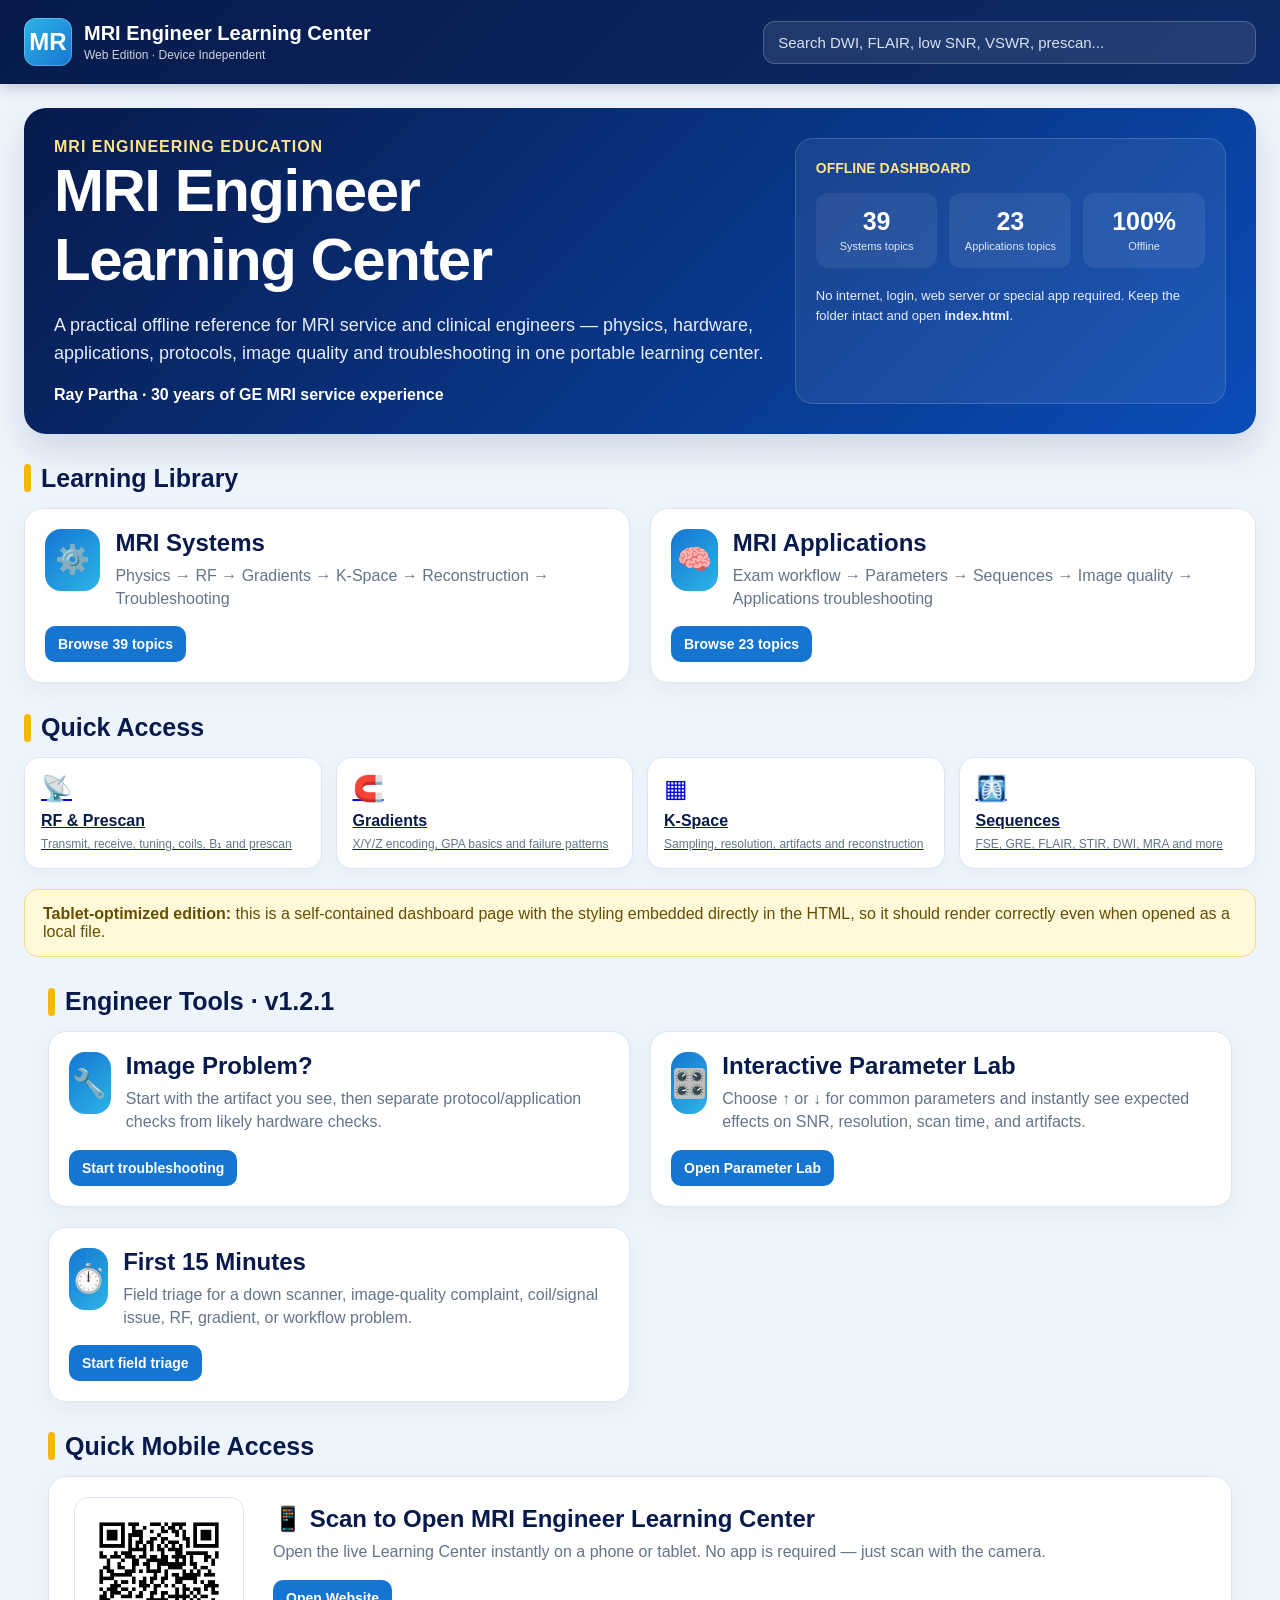
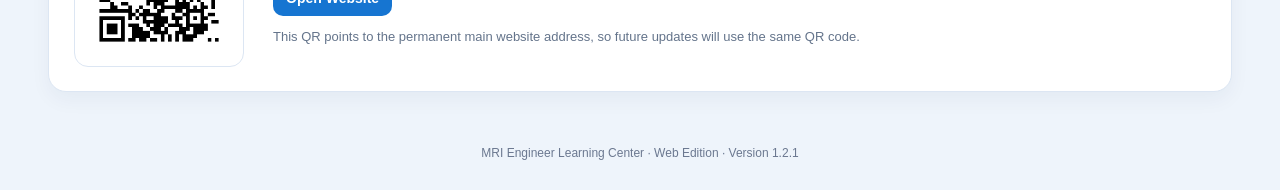
<file: index.html>
<!doctype html><html><head><meta charset="utf-8"><meta name="viewport" content="width=device-width,initial-scale=1"><title>MRI Engineer Learning Center</title>
<style>
:root{--navy:#071a4b;--navy2:#0d2b68;--blue:#1675d1;--cyan:#2db4e8;--gold:#f5b800;--bg:#eef4fb;--card:#fff;--text:#15223d;--muted:#64748b;--border:#dce6f3}
*{box-sizing:border-box}
html,body{margin:0;padding:0;background:var(--bg);color:var(--text);font-family:-apple-system,BlinkMacSystemFont,"Segoe UI",Roboto,Arial,sans-serif}
body{min-height:100vh}
header{background:linear-gradient(135deg,var(--navy),var(--navy2));color:#fff;padding:18px 24px;position:sticky;top:0;z-index:10;box-shadow:0 4px 14px #001a4d33}
.top{max-width:1400px;margin:auto;display:flex;align-items:center;gap:18px}
.logo{width:48px;height:48px;border-radius:12px;background:linear-gradient(135deg,var(--cyan),var(--blue));display:flex;align-items:center;justify-content:center;font-size:24px;font-weight:900;box-shadow:inset 0 0 0 1px #ffffff44}
.brand{font-weight:900;font-size:20px;line-height:1.1}.brand small{display:block;font-weight:500;opacity:.8;font-size:12px;margin-top:5px}
.searchWrap{margin-left:auto;min-width:320px;max-width:500px;width:40%}
.search{width:100%;padding:12px 14px;border-radius:12px;border:1px solid #ffffff33;background:#ffffff18;color:white;font-size:15px;outline:none}
.search::placeholder{color:#d7e2f5}
main{max-width:1400px;margin:auto;padding:24px}
.hero{display:grid;grid-template-columns:1.5fr .9fr;gap:22px;background:linear-gradient(135deg,#071a4b,#0a4db8);color:white;border-radius:22px;padding:30px;box-shadow:0 16px 32px #071a4b20}
.hero h1{font-size:clamp(34px,5vw,60px);margin:0 0 8px;letter-spacing:-1.5px}.hero p{font-size:18px;line-height:1.55;max-width:800px;color:#e6eefb}
.heroPanel{background:#ffffff12;border:1px solid #ffffff26;border-radius:18px;padding:20px}.heroPanel strong{font-size:14px;color:#ffe28a}
.stats{display:grid;grid-template-columns:repeat(3,1fr);gap:12px;margin-top:16px}.stat{background:#ffffff12;border-radius:12px;padding:14px;text-align:center}.stat b{display:block;font-size:25px;color:#fff}.stat span{font-size:11px;color:#dce8f8}
.sectionTitle{font-size:25px;color:var(--navy);margin:30px 0 15px;display:flex;align-items:center;gap:10px}
.sectionTitle:before{content:"";width:7px;height:28px;border-radius:5px;background:var(--gold)}
.dashboard{display:grid;grid-template-columns:repeat(2,minmax(0,1fr));gap:20px}
.book{background:var(--card);border:1px solid var(--border);border-radius:18px;padding:20px;box-shadow:0 8px 20px #0b2b5f0c}
.bookTop{display:flex;gap:15px;align-items:flex-start}.bookIcon{width:62px;height:62px;border-radius:16px;background:linear-gradient(135deg,var(--blue),var(--cyan));color:white;display:flex;align-items:center;justify-content:center;font-size:28px}
.book h2{margin:0 0 7px;color:var(--navy);font-size:24px}.book p{margin:0 0 16px;color:var(--muted);line-height:1.45}
.actions{display:flex;flex-wrap:wrap;gap:8px}.btn{display:inline-flex;align-items:center;gap:7px;padding:10px 13px;border-radius:10px;background:var(--blue);color:white;text-decoration:none;font-weight:750;font-size:14px}.btn.secondary{background:#eef5ff;color:var(--blue);border:1px solid #c9dcf4}
.quickGrid{display:grid;grid-template-columns:repeat(4,1fr);gap:14px}.quick{background:white;border:1px solid var(--border);border-radius:15px;padding:16px;min-height:105px;box-shadow:0 6px 16px #0b2b5f08}.quick .qicon{font-size:25px}.quick b{display:block;margin:9px 0 4px;color:var(--navy)}.quick span{font-size:12px;color:var(--muted)}
.note{background:#fff8d9;border:1px solid #f3dc81;border-radius:14px;padding:15px 18px;margin-top:20px;color:#664e00}
.results{margin-top:18px;display:none}.result{background:#fff;border:1px solid var(--border);border-radius:12px;padding:13px;margin:8px 0}.result small{color:var(--muted)}.result a{color:var(--blue);font-weight:800;text-decoration:none}
.chapter{background:white;border:1px solid var(--border);border-radius:15px;margin:13px 0;overflow:hidden}.chapter summary{padding:16px 18px;background:linear-gradient(90deg,#edf4ff,#f7fbff);color:var(--navy);font-weight:850;font-size:17px;cursor:pointer;list-style:none}.chapter summary::-webkit-details-marker{display:none}
.topic{display:grid;grid-template-columns:72px 1fr auto;gap:12px;align-items:center;padding:12px 16px;border-top:1px solid var(--border)}.topic:hover{background:#fbfdff}.sec{font-weight:850;color:var(--blue)}.topicTitle{font-weight:700}.open{padding:8px 11px;border-radius:9px;background:#eef5ff;color:var(--blue);font-weight:800;text-decoration:none}
.breadcrumb{font-size:13px;color:var(--muted);margin-bottom:12px}.viewer{height:77vh;border-radius:14px;overflow:hidden;background:#111;box-shadow:0 10px 24px #0002}.viewer object{width:100%;height:100%}
footer{max-width:1400px;margin:auto;padding:30px;text-align:center;color:#6b7890;font-size:12px}
@media(max-width:900px){.hero{grid-template-columns:1fr}.dashboard{grid-template-columns:1fr}.quickGrid{grid-template-columns:repeat(2,1fr)}.searchWrap{min-width:0;width:45%}}
@media(max-width:620px){header{padding:12px}.top{flex-wrap:wrap}.searchWrap{order:3;width:100%}.quickGrid{grid-template-columns:1fr}.topic{grid-template-columns:55px 1fr}.open{grid-column:2}.hero{padding:22px}main{padding:14px}}
</style>
</head><body>
    <header><div class="top"><a href="index.html" style="color:white;text-decoration:none;display:flex;align-items:center;gap:12px">
    <div class="logo">MR</div><div class="brand">MRI Engineer Learning Center<small>Web Edition · Device Independent</small></div></a>
    <div class="searchWrap"><input id="search" class="search" placeholder="Search DWI, FLAIR, low SNR, VSWR, prescan..."></div></div></header>
    <main>
      <section class="hero">
        <div><div style="color:#ffe28a;font-weight:800;letter-spacing:1px">MRI ENGINEERING EDUCATION</div>
        <h1>MRI Engineer<br>Learning Center</h1>
        <p>A practical offline reference for MRI service and clinical engineers — physics, hardware, applications, protocols, image quality and troubleshooting in one portable learning center.</p>
        <div style="margin-top:18px;font-weight:800">Ray Partha · 30 years of GE MRI service experience</div></div>
        <div class="heroPanel"><strong>OFFLINE DASHBOARD</strong><div class="stats">
          <div class="stat"><b>39</b><span>Systems topics</span></div>
          <div class="stat"><b>23</b><span>Applications topics</span></div>
          <div class="stat"><b>100%</b><span>Offline</span></div>
        </div><p style="font-size:13px;margin-top:18px">No internet, login, web server or special app required. Keep the folder intact and open <b>index.html</b>.</p></div>
      </section>
      <section id="results" class="results"></section>
      <h2 class="sectionTitle">Learning Library</h2>
      <div class="dashboard">
        <article class="book"><div class="bookTop"><div class="bookIcon">⚙️</div><div><h2>MRI Systems</h2><p>Physics → RF → Gradients → K-Space → Reconstruction → Troubleshooting</p></div></div>
          <div class="actions"><a class="btn" href="systems.html">Browse 39 topics</a></div></article>
        <article class="book"><div class="bookTop"><div class="bookIcon">🧠</div><div><h2>MRI Applications</h2><p>Exam workflow → Parameters → Sequences → Image quality → Applications troubleshooting</p></div></div>
          <div class="actions"><a class="btn" href="applications.html">Browse 23 topics</a></div></article>
      </div>
      <h2 class="sectionTitle">Quick Access</h2>
      <div class="quickGrid">
        <a class="quick" href="systems.html"><div class="qicon">📡</div><b>RF & Prescan</b><span>Transmit, receive, tuning, coils, B₁ and prescan</span></a>
        <a class="quick" href="systems.html"><div class="qicon">🧲</div><b>Gradients</b><span>X/Y/Z encoding, GPA basics and failure patterns</span></a>
        <a class="quick" href="systems.html"><div class="qicon">▦</div><b>K-Space</b><span>Sampling, resolution, artifacts and reconstruction</span></a>
        <a class="quick" href="applications.html"><div class="qicon">🩻</div><b>Sequences</b><span>FSE, GRE, FLAIR, STIR, DWI, MRA and more</span></a>
      </div>
      <div class="note"><b>Tablet-optimized edition:</b> this is a self-contained dashboard page with the styling embedded directly in the HTML, so it should render correctly even when opened as a local file.</div>
    
<section style="max-width:1400px;margin:24px auto 0;padding:0 24px">
<h2 class="sectionTitle">Engineer Tools · v1.2.1</h2>
<div class="dashboard">
<article class="book"><div class="bookTop"><div class="bookIcon">🔧</div><div><h2>Image Problem?</h2><p>Start with the artifact you see, then separate protocol/application checks from likely hardware checks.</p></div></div><div class="actions"><a class="btn" href="image-problem.html">Start troubleshooting</a></div></article>
<article class="book"><div class="bookTop"><div class="bookIcon">🎛️</div><div><h2>Interactive Parameter Lab</h2><p>Choose ↑ or ↓ for common parameters and instantly see expected effects on SNR, resolution, scan time, and artifacts.</p></div></div><div class="actions"><a class="btn" href="parameter-lab.html">Open Parameter Lab</a></div></article>
<article class="book"><div class="bookTop"><div class="bookIcon">⏱️</div><div><h2>First 15 Minutes</h2><p>Field triage for a down scanner, image-quality complaint, coil/signal issue, RF, gradient, or workflow problem.</p></div></div><div class="actions"><a class="btn" href="first-15-minutes.html">Start field triage</a></div></article>
</div>
</section>

<section id="qr-access" style="max-width:1400px;margin:24px auto 0;padding:0 24px">
  <h2 class="sectionTitle">Quick Mobile Access</h2>
  <div class="book" style="display:grid;grid-template-columns:180px 1fr;gap:24px;align-items:center">
    <div style="text-align:center">
      <img src="assets/mri_learning_center_qr.png" alt="QR code for MRI Engineer Learning Center"
           style="width:170px;max-width:100%;background:white;padding:10px;border-radius:14px;border:1px solid #dce6f3">
    </div>
    <div>
      <h2 style="margin-top:0">📱 Scan to Open MRI Engineer Learning Center</h2>
      <p>Open the live Learning Center instantly on a phone or tablet. No app is required — just scan with the camera.</p>
      <div class="actions">
        <a class="btn" href="https://raypartha1064.github.io/MRI-Engineer-Learning-Center/" target="_blank">Open Website</a>
      </div>
      <p style="margin-top:12px;color:#64748b;font-size:13px">
        This QR points to the permanent main website address, so future updates will use the same QR code.
      </p>
    </div>
  </div>
</section>
</main><footer>MRI Engineer Learning Center · Web Edition · Version 1.2.1</footer>
<script>
const DATA=[{"collection": "MRI Systems", "chapter": "Chapter 1 — MRI Physics Fundamentals", "sec": "1.1", "title": "Why MRI Works", "file": "Chapter1_Section1_Page1_1_Why_MRI_Works.pdf"}, {"collection": "MRI Systems", "chapter": "Chapter 1 — MRI Physics Fundamentals", "sec": "1.2", "title": "The Hydrogen Atom", "file": "Chapter1_Section1_Page1_2_The_Hydrogen_Atom.pdf"}, {"collection": "MRI Systems", "chapter": "Chapter 1 — MRI Physics Fundamentals", "sec": "1.3", "title": "Protons Behave Like Tiny Compass Needles", "file": "Chapter1_Section1_Page1_3_Protons_Behave_Like_Tiny_Compass_Needles.pdf"}, {"collection": "MRI Systems", "chapter": "Chapter 1 — MRI Physics Fundamentals", "sec": "1.4", "title": "Precession — Spinning Like a Top", "file": "Chapter1_Section1_Page1_4_Precession_Spinning_Like_a_Top.pdf"}, {"collection": "MRI Systems", "chapter": "Chapter 1 — MRI Physics Fundamentals", "sec": "1.5", "title": "Larmor Frequency", "file": "Chapter1_Section1_Page1_5_Larmor_Frequency.pdf"}, {"collection": "MRI Systems", "chapter": "Chapter 1 — MRI Physics Fundamentals", "sec": "1.6", "title": "RF Excitation & Flip Angle", "file": "Chapter1_Section1_Page1_6_RF_Excitation_and_Flip_Angle.pdf"}, {"collection": "MRI Systems", "chapter": "Chapter 1 — MRI Physics Fundamentals", "sec": "1.7", "title": "Resonance Condition", "file": "Chapter1_Section1_Page1_7_Resonance_Condition_Infographic.pdf"}, {"collection": "MRI Systems", "chapter": "Chapter 1 — MRI Physics Fundamentals", "sec": "1.8", "title": "Longitudinal & Transverse Magnetization", "file": "Chapter1_Section1_Page1_8_Longitudinal_and_Transverse_Magnetization.pdf"}, {"collection": "MRI Systems", "chapter": "Chapter 1 — MRI Physics Fundamentals", "sec": "1.9", "title": "T1 Recovery", "file": "Chapter1_Section1_Page1_9_T1_Recovery_Longitudinal_Relaxation.pdf"}, {"collection": "MRI Systems", "chapter": "Chapter 1 — MRI Physics Fundamentals", "sec": "1.10", "title": "T2 Decay", "file": "Chapter1_Section1_Page1_10_T2_Decay_Transverse_Relaxation.pdf"}, {"collection": "MRI Systems", "chapter": "Chapter 1 — MRI Physics Fundamentals", "sec": "1.11", "title": "T2* Decay", "file": "Chapter1_Section1_Page1_11_T2star_Decay.pdf"}, {"collection": "MRI Systems", "chapter": "Chapter 1 — MRI Physics Fundamentals", "sec": "1.12", "title": "Free Induction Decay (FID)", "file": "Chapter1_Section1_Page1_12_Free_Induction_Decay_FID.pdf"}, {"collection": "MRI Systems", "chapter": "Chapter 1 — MRI Physics Fundamentals", "sec": "1.13", "title": "Spin Echo Formation", "file": "Chapter1_Section1_Page1_13_Spin_Echo_Formation_180_RF_Refocusing.pdf"}, {"collection": "MRI Systems", "chapter": "Chapter 1 — MRI Physics Fundamentals", "sec": "1.14", "title": "Gradient Echo Formation", "file": "Chapter1_Section1_Page1_14_Gradient_Echo_GRE_Formation.pdf"}, {"collection": "MRI Systems", "chapter": "Chapter 1 — MRI Physics Fundamentals", "sec": "1.15", "title": "Chapter Summary — From Atom to MR Image", "file": "Chapter1_Section1_Page1_15_Chapter1_Summary_From_Atom_to_MR_Image.pdf"}, {"collection": "MRI Systems", "chapter": "Chapter 2 — RF Systems, Prescan & Coils", "sec": "2.1", "title": "What MRI Detects — ¹H Proton Spectrum", "file": "GE_MRI_1H_Proton_Spectrum_Poster.pdf"}, {"collection": "MRI Systems", "chapter": "Chapter 2 — RF Systems, Prescan & Coils", "sec": "2.2", "title": "Prescan Process — NMR Spectrum", "file": "GE_MRI_Prescan_Process_Landscape_Poster.pdf"}, {"collection": "MRI Systems", "chapter": "Chapter 2 — RF Systems, Prescan & Coils", "sec": "2.3", "title": "Auto Prescan Backend Sequence", "file": "GE_MRI_Auto_Prescan_Backend_Sequence_Landscape.pdf"}, {"collection": "MRI Systems", "chapter": "Chapter 2 — RF Systems, Prescan & Coils", "sec": "2.4", "title": "RF Tuning Basics — Forward/Reflected Power & VSWR", "file": "GE_MRI_RF_Tuning_Basics_Forward_Reflected_Power_VSWR.pdf"}, {"collection": "MRI Systems", "chapter": "Chapter 2 — RF Systems, Prescan & Coils", "sec": "2.5", "title": "RF Transmit Chain", "file": "GE_MRI_RF_Transmit_Chain_B1_Excitation_Landscape.pdf"}, {"collection": "MRI Systems", "chapter": "Chapter 2 — RF Systems, Prescan & Coils", "sec": "2.6", "title": "RF Receive Chain", "file": "GE_MRI_RF_Receive_Chain_Proton_Signal_to_Digital_Data.pdf"}, {"collection": "MRI Systems", "chapter": "Chapter 2 — RF Systems, Prescan & Coils", "sec": "2.7", "title": "T/R Switch & Coil Detuning", "file": "GE_MRI_TR_Switch_and_Coil_Detuning_Poster.pdf"}, {"collection": "MRI Systems", "chapter": "Chapter 2 — RF Systems, Prescan & Coils", "sec": "2.8", "title": "MRI RF Coils — How They Work", "file": "GE_MRI_RF_Coils_How_They_Work_First_Version.pdf"}, {"collection": "MRI Systems", "chapter": "Chapter 2 — RF Systems, Prescan & Coils", "sec": "2.9", "title": "Coil Tuning & Matching", "file": "GE_MRI_Coil_Tuning_and_Matching_Getting_It_Right.pdf"}, {"collection": "MRI Systems", "chapter": "Chapter 2 — RF Systems, Prescan & Coils", "sec": "2.10", "title": "Coil Loading — Patient Effect", "file": "GE_MRI_Coil_Loading_Patient_Effect_Poster.pdf"}, {"collection": "MRI Systems", "chapter": "Chapter 2 — RF Systems, Prescan & Coils", "sec": "2.11", "title": "B₁ Field & Flip-Angle Calibration", "file": "GE_MRI_B1_Field_and_Flip_Angle_Calibration_Poster.pdf"}, {"collection": "MRI Systems", "chapter": "Chapter 2 — RF Systems, Prescan & Coils", "sec": "2.12", "title": "RF Troubleshooting — Failures from the Image", "file": "GE_MRI_RF_Troubleshooting_Recognizing_Failures_From_Image.pdf"}, {"collection": "MRI Systems", "chapter": "Chapter 3 — Gradient Systems & Troubleshooting", "sec": "3.1", "title": "Gradient Signal Chain", "file": "GE_MRI_Gradient_Signal_Chain_From_Pulse_Sequence_to_Spatial_Encoding.pdf"}, {"collection": "MRI Systems", "chapter": "Chapter 3 — Gradient Systems & Troubleshooting", "sec": "3.2", "title": "How X, Y & Z Gradients Create an Image", "file": "GE_MRI_How_X_Y_Z_Gradients_Create_an_Image.pdf"}, {"collection": "MRI Systems", "chapter": "Chapter 3 — Gradient Systems & Troubleshooting", "sec": "3.3", "title": "Gradient Power Amplifier (GPA) Basics", "file": "GE_MRI_Gradient_Power_Amplifier_GPA_Basics.pdf"}, {"collection": "MRI Systems", "chapter": "Chapter 3 — Gradient Systems & Troubleshooting", "sec": "3.4", "title": "Gradient Troubleshooting — Failures from the Image", "file": "GE_MRI_Gradient_Troubleshooting_Recognizing_Failures_From_Image.pdf"}, {"collection": "MRI Systems", "chapter": "Chapter 4 — K-Space & Image Reconstruction", "sec": "4.1", "title": "K-Space Basics — What Is K-Space?", "file": "GE_MRI_K_Space_01_Basics_What_Is_K_Space.pdf"}, {"collection": "MRI Systems", "chapter": "Chapter 4 — K-Space & Image Reconstruction", "sec": "4.2", "title": "How K-Space Is Filled", "file": "GE_MRI_K_Space_02_Frequency_and_Phase_Encoding.pdf"}, {"collection": "MRI Systems", "chapter": "Chapter 4 — K-Space & Image Reconstruction", "sec": "4.3", "title": "Center vs Outer K-Space", "file": "GE_MRI_K_Space_03_Center_vs_Outer_Contrast_vs_Detail.pdf"}, {"collection": "MRI Systems", "chapter": "Chapter 4 — K-Space & Image Reconstruction", "sec": "4.4", "title": "K-Space & Resolution", "file": "GE_MRI_K_Space_04_Resolution_Image_Sharpness.pdf"}, {"collection": "MRI Systems", "chapter": "Chapter 4 — K-Space & Image Reconstruction", "sec": "4.5", "title": "From K-Space to Image — Fourier Transform", "file": "GE_MRI_K_Space_05_From_K_Space_to_Image_Fourier_Transform.pdf"}, {"collection": "MRI Systems", "chapter": "Chapter 4 — K-Space & Image Reconstruction", "sec": "4.6", "title": "K-Space Sampling Strategies", "file": "GE_MRI_K_Space_06_Sampling_Strategies.pdf"}, {"collection": "MRI Systems", "chapter": "Chapter 4 — K-Space & Image Reconstruction", "sec": "4.7", "title": "K-Space Artifacts", "file": "GE_MRI_K_Space_07_Artifacts_Causes_and_Appearances.pdf"}, {"collection": "MRI Systems", "chapter": "Chapter 4 — K-Space & Image Reconstruction", "sec": "4.8", "title": "MRI Image Reconstruction — Raw Data to Final Image", "file": "GE_MRI_Image_Reconstruction_From_Raw_Data_to_Final_Image.pdf"}, {"collection": "MRI Applications", "chapter": "Chapter 1 — Understanding the MRI Exam", "sec": "1.1", "title": "Anatomy of an MRI Exam", "file": "MRI_Applications_01_Anatomy_of_an_MRI_Exam.pdf"}, {"collection": "MRI Applications", "chapter": "Chapter 1 — Understanding the MRI Exam", "sec": "1.2", "title": "What Is an MRI Protocol?", "file": "MRI_Applications_1_2_What_Is_an_MRI_Protocol.pdf"}, {"collection": "MRI Applications", "chapter": "Chapter 1 — Understanding the MRI Exam", "sec": "1.3", "title": "Planes, Prescription & Coverage", "file": "MRI_Applications_1_3_Planes_Prescription_and_Coverage.pdf"}, {"collection": "MRI Applications", "chapter": "Chapter 2 — Parameters the Technologist Controls", "sec": "2.1", "title": "TR & TE — Foundation of Contrast", "file": "MRI_Applications_2_1_TR_and_TE_Foundation_of_Contrast.pdf"}, {"collection": "MRI Applications", "chapter": "Chapter 2 — Parameters the Technologist Controls", "sec": "2.2", "title": "Matrix, FOV & Resolution", "file": "MRI_Applications_2_2_Matrix_FOV_and_Resolution_Corrected.pdf"}, {"collection": "MRI Applications", "chapter": "Chapter 2 — Parameters the Technologist Controls", "sec": "2.3", "title": "Slice Thickness, Gap & Coverage", "file": "MRI_Applications_2_3_Slice_Thickness_Gap_Number_of_Slices_and_Coverage.pdf"}, {"collection": "MRI Applications", "chapter": "Chapter 2 — Parameters the Technologist Controls", "sec": "2.4", "title": "Bandwidth, Scan Time & SNR", "file": "MRI_Applications_2_4_Bandwidth_Scan_Time_and_SNR.pdf"}, {"collection": "MRI Applications", "chapter": "Chapter 2 — Parameters the Technologist Controls", "sec": "2.5", "title": "NEX & Averages", "file": "MRI_Applications_2_5_NEX_Number_of_Excitations_and_Averages.pdf"}, {"collection": "MRI Applications", "chapter": "Chapter 2 — Parameters the Technologist Controls", "sec": "2.6", "title": "ETL / TSE Factor & Echo Train Length", "file": "MRI_Applications_2_6_ETL_TSE_Factor_and_Echo_Train_Length.pdf"}, {"collection": "MRI Applications", "chapter": "Chapter 2 — Parameters the Technologist Controls", "sec": "2.7", "title": "Parallel Imaging — ASSET, ARC & Acceleration", "file": "MRI_Applications_2_7_Parallel_Imaging_ASSET_ARC_and_Acceleration.pdf"}, {"collection": "MRI Applications", "chapter": "Chapter 2 — Parameters the Technologist Controls", "sec": "2.8", "title": "The MRI Image-Quality Triangle", "file": "MRI_Applications_2_8_The_MRI_Image_Quality_Triangle.pdf"}, {"collection": "MRI Applications", "chapter": "Chapter 2 — Parameters the Technologist Controls", "sec": "2.9", "title": "Protocol vs Hardware", "file": "MRI_Applications_2_9_Protocol_vs_Hardware_Is_It_Really_a_Scanner_Problem.pdf"}, {"collection": "MRI Applications", "chapter": "Chapter 3 — Sequences the Technologist Uses", "sec": "3.1", "title": "Spin Echo & Fast Spin Echo", "file": "MRI_Applications_3_1_Spin_Echo_and_Fast_Spin_Echo_SE_FSE.pdf"}, {"collection": "MRI Applications", "chapter": "Chapter 3 — Sequences the Technologist Uses", "sec": "3.2", "title": "T1, T2 & Proton Density Weighting", "file": "MRI_Applications_3_2_T1_T2_and_Proton_Density_PD_Weighting.pdf"}, {"collection": "MRI Applications", "chapter": "Chapter 3 — Sequences the Technologist Uses", "sec": "3.3", "title": "FLAIR & Inversion Recovery", "file": "MRI_Applications_3_3_FLAIR_and_Inversion_Recovery.pdf"}, {"collection": "MRI Applications", "chapter": "Chapter 3 — Sequences the Technologist Uses", "sec": "3.4", "title": "STIR & Fat Suppression", "file": "MRI_Applications_3_4_STIR_and_Fat_Suppression.pdf"}, {"collection": "MRI Applications", "chapter": "Chapter 3 — Sequences the Technologist Uses", "sec": "3.5", "title": "Gradient Echo & T2* Weighting", "file": "MRI_Applications_3_5_Gradient_Echo_GRE_and_T2_Star_Weighting.pdf"}, {"collection": "MRI Applications", "chapter": "Chapter 3 — Sequences the Technologist Uses", "sec": "3.6", "title": "FSE/TSE & EPI Sequences", "file": "MRI_Applications_3_6_FSE_TSE_and_EPI_Sequences.pdf"}, {"collection": "MRI Applications", "chapter": "Chapter 3 — Sequences the Technologist Uses", "sec": "3.7", "title": "PD-Weighted & T1-Weighted Sequences", "file": "MRI_Applications_3_7_PD_Weighted_and_T1_Weighted_Sequences.pdf"}, {"collection": "MRI Applications", "chapter": "Chapter 3 — Sequences the Technologist Uses", "sec": "3.8", "title": "FLAIR & Inversion Recovery Sequences", "file": "MRI_Applications_3_8_FLAIR_and_Inversion_Recovery_Sequences.pdf"}, {"collection": "MRI Applications", "chapter": "Chapter 3 — Sequences the Technologist Uses", "sec": "3.9", "title": "DWI & ADC", "file": "MRI_Applications_3_9_Diffusion_Weighted_Imaging_DWI_and_ADC.pdf"}, {"collection": "MRI Applications", "chapter": "Chapter 3 — Sequences the Technologist Uses", "sec": "3.10", "title": "Angiography — TOF, PC & Contrast-Enhanced MRA", "file": "MRI_Applications_3_10_Angiography_TOF_PC_and_Contrast_Enhanced_MRA.pdf"}, {"collection": "MRI Applications", "chapter": "Engineer Quick Reference", "sec": "QR", "title": "When the Images Don't Look Right", "file": "MRI_Applications_Engineers_Quick_Reference_Conclusion.pdf"}];
function searchNow(q){
  q=(q||'').trim().toLowerCase();
  const out=document.getElementById('results');
  if(!out)return;
  if(!q){out.style.display='none';out.innerHTML='';return;}
  const terms=q.split(/\s+/);
  const hits=DATA.filter(x=>terms.every(t=>(x.collection+' '+x.chapter+' '+x.sec+' '+x.title).toLowerCase().includes(t))).slice(0,25);
  out.style.display='block';
  out.innerHTML=hits.length?hits.map(x=>`<div class="result"><small>${x.collection} · ${x.chapter}</small><div><a href="pages/view.html?file=${encodeURIComponent(x.file)}&title=${encodeURIComponent(x.sec+' — '+x.title)}">${x.sec} — ${x.title}</a></div></div>`).join(''):'<div class="result">No matching topics.</div>';
}
document.addEventListener('DOMContentLoaded',()=>{const s=document.getElementById('search');if(s)s.addEventListener('input',e=>searchNow(e.target.value));});
</script>
</body></html>
</file>
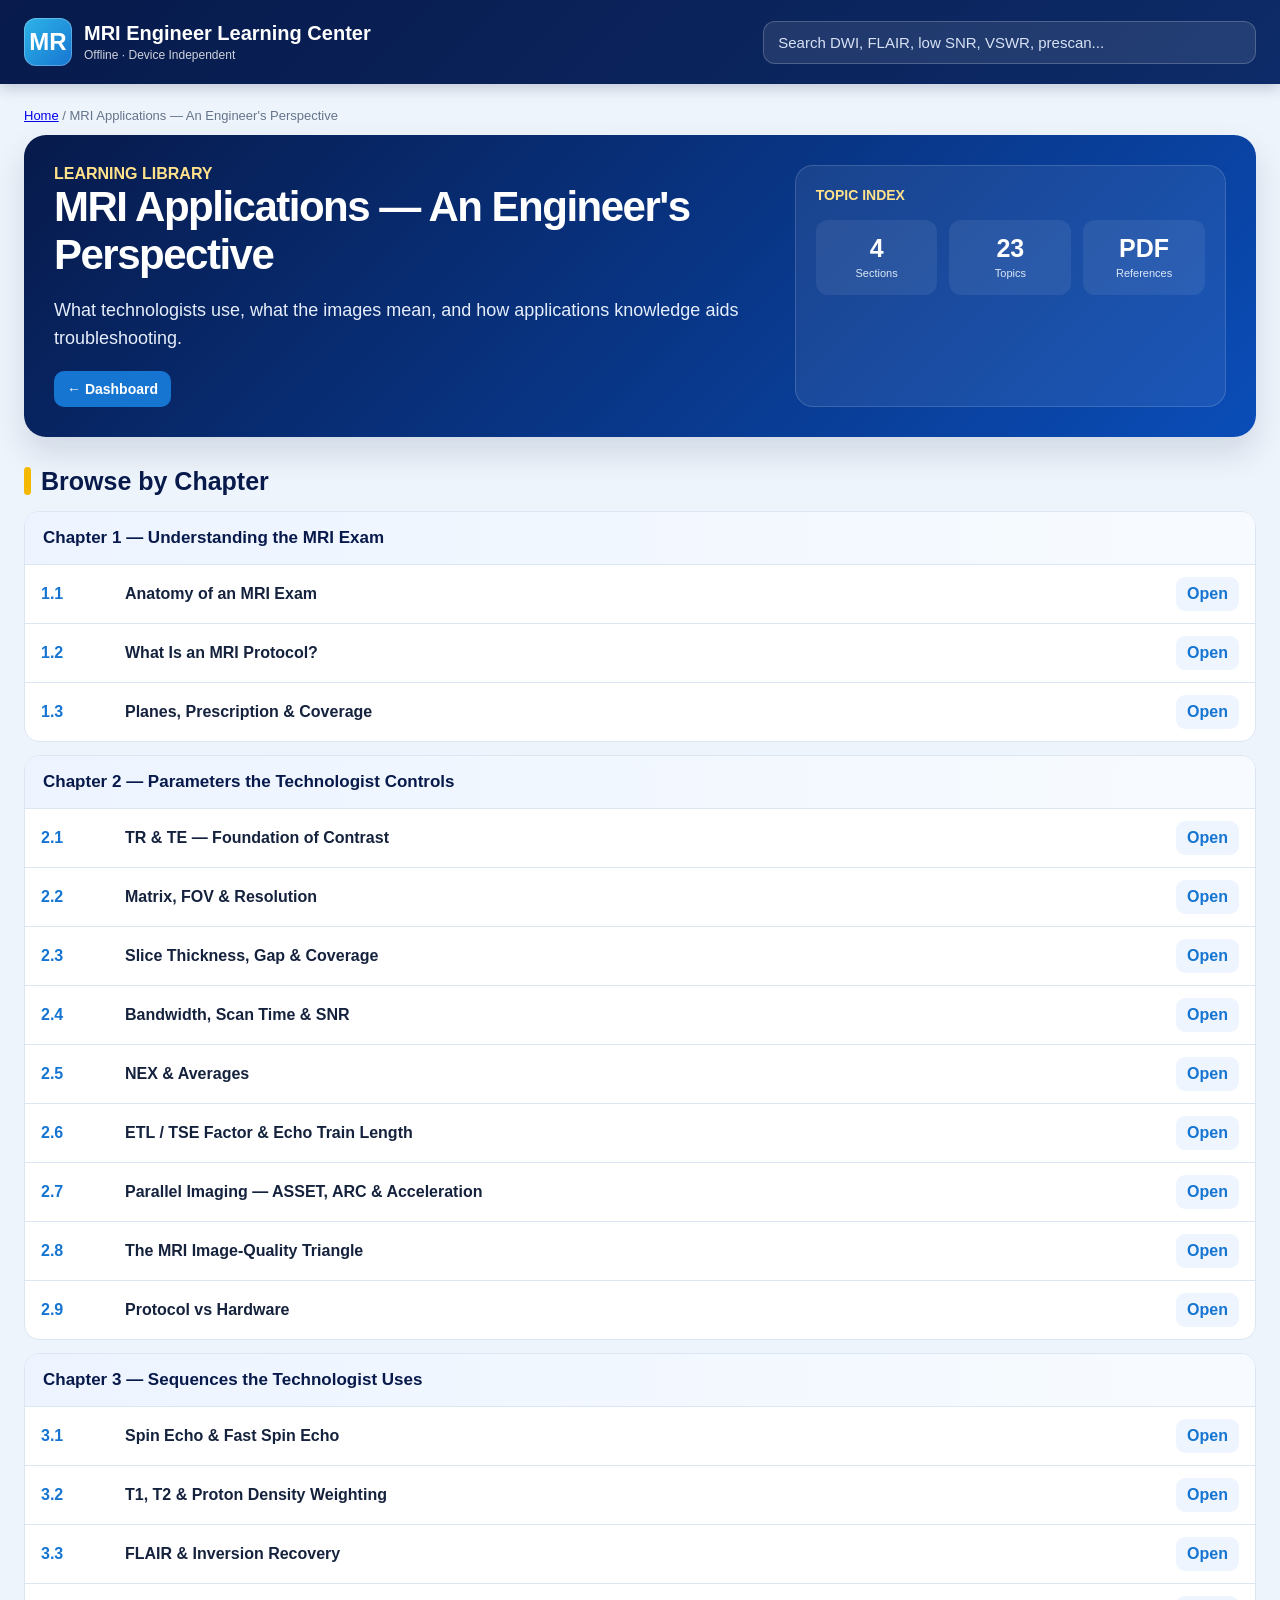
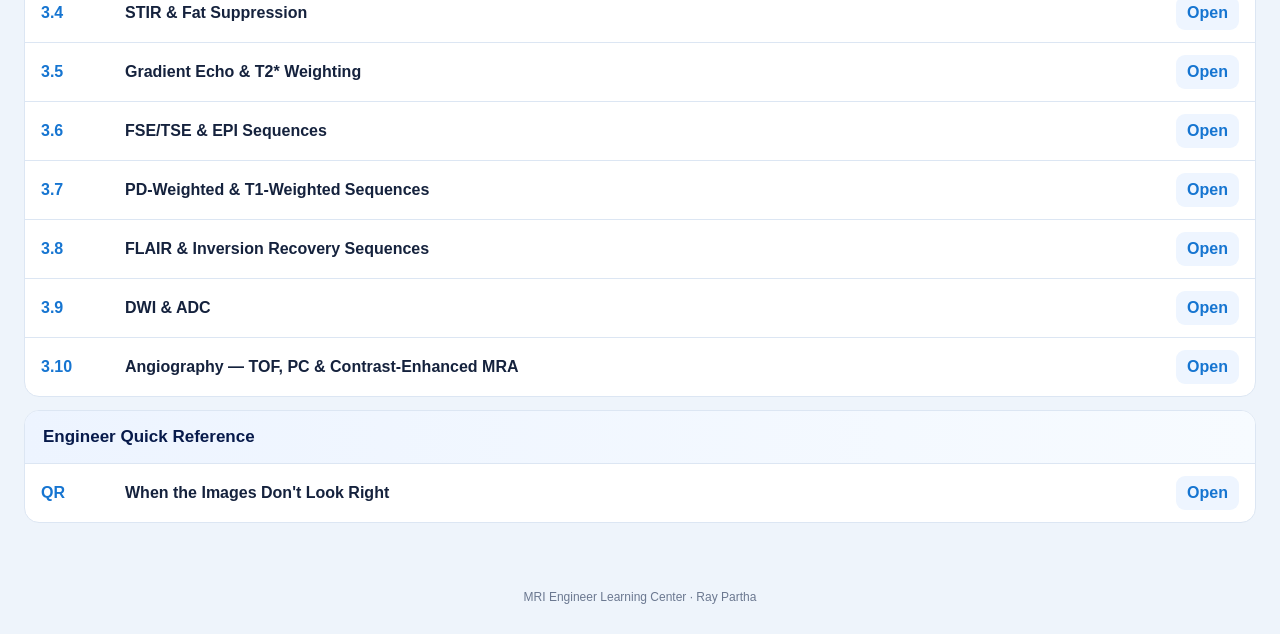
<file: applications.html>
<!doctype html><html><head><meta charset="utf-8"><meta name="viewport" content="width=device-width,initial-scale=1"><title>MRI Applications — An Engineer's Perspective</title>
<style>
:root{--navy:#071a4b;--navy2:#0d2b68;--blue:#1675d1;--cyan:#2db4e8;--gold:#f5b800;--bg:#eef4fb;--card:#fff;--text:#15223d;--muted:#64748b;--border:#dce6f3}
*{box-sizing:border-box}
html,body{margin:0;padding:0;background:var(--bg);color:var(--text);font-family:-apple-system,BlinkMacSystemFont,"Segoe UI",Roboto,Arial,sans-serif}
body{min-height:100vh}
header{background:linear-gradient(135deg,var(--navy),var(--navy2));color:#fff;padding:18px 24px;position:sticky;top:0;z-index:10;box-shadow:0 4px 14px #001a4d33}
.top{max-width:1400px;margin:auto;display:flex;align-items:center;gap:18px}
.logo{width:48px;height:48px;border-radius:12px;background:linear-gradient(135deg,var(--cyan),var(--blue));display:flex;align-items:center;justify-content:center;font-size:24px;font-weight:900;box-shadow:inset 0 0 0 1px #ffffff44}
.brand{font-weight:900;font-size:20px;line-height:1.1}.brand small{display:block;font-weight:500;opacity:.8;font-size:12px;margin-top:5px}
.searchWrap{margin-left:auto;min-width:320px;max-width:500px;width:40%}
.search{width:100%;padding:12px 14px;border-radius:12px;border:1px solid #ffffff33;background:#ffffff18;color:white;font-size:15px;outline:none}
.search::placeholder{color:#d7e2f5}
main{max-width:1400px;margin:auto;padding:24px}
.hero{display:grid;grid-template-columns:1.5fr .9fr;gap:22px;background:linear-gradient(135deg,#071a4b,#0a4db8);color:white;border-radius:22px;padding:30px;box-shadow:0 16px 32px #071a4b20}
.hero h1{font-size:clamp(34px,5vw,60px);margin:0 0 8px;letter-spacing:-1.5px}.hero p{font-size:18px;line-height:1.55;max-width:800px;color:#e6eefb}
.heroPanel{background:#ffffff12;border:1px solid #ffffff26;border-radius:18px;padding:20px}.heroPanel strong{font-size:14px;color:#ffe28a}
.stats{display:grid;grid-template-columns:repeat(3,1fr);gap:12px;margin-top:16px}.stat{background:#ffffff12;border-radius:12px;padding:14px;text-align:center}.stat b{display:block;font-size:25px;color:#fff}.stat span{font-size:11px;color:#dce8f8}
.sectionTitle{font-size:25px;color:var(--navy);margin:30px 0 15px;display:flex;align-items:center;gap:10px}
.sectionTitle:before{content:"";width:7px;height:28px;border-radius:5px;background:var(--gold)}
.dashboard{display:grid;grid-template-columns:repeat(2,minmax(0,1fr));gap:20px}
.book{background:var(--card);border:1px solid var(--border);border-radius:18px;padding:20px;box-shadow:0 8px 20px #0b2b5f0c}
.bookTop{display:flex;gap:15px;align-items:flex-start}.bookIcon{width:62px;height:62px;border-radius:16px;background:linear-gradient(135deg,var(--blue),var(--cyan));color:white;display:flex;align-items:center;justify-content:center;font-size:28px}
.book h2{margin:0 0 7px;color:var(--navy);font-size:24px}.book p{margin:0 0 16px;color:var(--muted);line-height:1.45}
.actions{display:flex;flex-wrap:wrap;gap:8px}.btn{display:inline-flex;align-items:center;gap:7px;padding:10px 13px;border-radius:10px;background:var(--blue);color:white;text-decoration:none;font-weight:750;font-size:14px}.btn.secondary{background:#eef5ff;color:var(--blue);border:1px solid #c9dcf4}
.quickGrid{display:grid;grid-template-columns:repeat(4,1fr);gap:14px}.quick{background:white;border:1px solid var(--border);border-radius:15px;padding:16px;min-height:105px;box-shadow:0 6px 16px #0b2b5f08}.quick .qicon{font-size:25px}.quick b{display:block;margin:9px 0 4px;color:var(--navy)}.quick span{font-size:12px;color:var(--muted)}
.note{background:#fff8d9;border:1px solid #f3dc81;border-radius:14px;padding:15px 18px;margin-top:20px;color:#664e00}
.results{margin-top:18px;display:none}.result{background:#fff;border:1px solid var(--border);border-radius:12px;padding:13px;margin:8px 0}.result small{color:var(--muted)}.result a{color:var(--blue);font-weight:800;text-decoration:none}
.chapter{background:white;border:1px solid var(--border);border-radius:15px;margin:13px 0;overflow:hidden}.chapter summary{padding:16px 18px;background:linear-gradient(90deg,#edf4ff,#f7fbff);color:var(--navy);font-weight:850;font-size:17px;cursor:pointer;list-style:none}.chapter summary::-webkit-details-marker{display:none}
.topic{display:grid;grid-template-columns:72px 1fr auto;gap:12px;align-items:center;padding:12px 16px;border-top:1px solid var(--border)}.topic:hover{background:#fbfdff}.sec{font-weight:850;color:var(--blue)}.topicTitle{font-weight:700}.open{padding:8px 11px;border-radius:9px;background:#eef5ff;color:var(--blue);font-weight:800;text-decoration:none}
.breadcrumb{font-size:13px;color:var(--muted);margin-bottom:12px}.viewer{height:77vh;border-radius:14px;overflow:hidden;background:#111;box-shadow:0 10px 24px #0002}.viewer object{width:100%;height:100%}
footer{max-width:1400px;margin:auto;padding:30px;text-align:center;color:#6b7890;font-size:12px}
@media(max-width:900px){.hero{grid-template-columns:1fr}.dashboard{grid-template-columns:1fr}.quickGrid{grid-template-columns:repeat(2,1fr)}.searchWrap{min-width:0;width:45%}}
@media(max-width:620px){header{padding:12px}.top{flex-wrap:wrap}.searchWrap{order:3;width:100%}.quickGrid{grid-template-columns:1fr}.topic{grid-template-columns:55px 1fr}.open{grid-column:2}.hero{padding:22px}main{padding:14px}}
</style>
</head><body>
    <header><div class="top"><a href="index.html" style="color:white;text-decoration:none;display:flex;align-items:center;gap:12px">
    <div class="logo">MR</div><div class="brand">MRI Engineer Learning Center<small>Offline · Device Independent</small></div></a>
    <div class="searchWrap"><input id="search" class="search" placeholder="Search DWI, FLAIR, low SNR, VSWR, prescan..."></div></div></header><main><div class="breadcrumb"><a href="index.html">Home</a> / MRI Applications — An Engineer's Perspective</div>
    <section class="hero"><div><div style="color:#ffe28a;font-weight:800">LEARNING LIBRARY</div><h1 style="font-size:42px">MRI Applications — An Engineer's Perspective</h1><p>What technologists use, what the images mean, and how applications knowledge aids troubleshooting.</p><div class="actions"><a class="btn" href="index.html">← Dashboard</a></div></div><div class="heroPanel"><strong>TOPIC INDEX</strong><div class="stats"><div class="stat"><b>4</b><span>Sections</span></div><div class="stat"><b>23</b><span>Topics</span></div><div class="stat"><b>PDF</b><span>References</span></div></div></div></section>
    <section id="results" class="results"></section><h2 class="sectionTitle">Browse by Chapter</h2><details class="chapter" open><summary>Chapter 1 — Understanding the MRI Exam</summary><div class="topic"><div class="sec">1.1</div><div class="topicTitle">Anatomy of an MRI Exam</div><a class="open" href="pages/view.html?file=MRI_Applications_01_Anatomy_of_an_MRI_Exam.pdf&title=1.1%20%E2%80%94%20Anatomy%20of%20an%20MRI%20Exam">Open</a></div><div class="topic"><div class="sec">1.2</div><div class="topicTitle">What Is an MRI Protocol?</div><a class="open" href="pages/view.html?file=MRI_Applications_1_2_What_Is_an_MRI_Protocol.pdf&title=1.2%20%E2%80%94%20What%20Is%20an%20MRI%20Protocol?">Open</a></div><div class="topic"><div class="sec">1.3</div><div class="topicTitle">Planes, Prescription & Coverage</div><a class="open" href="pages/view.html?file=MRI_Applications_1_3_Planes_Prescription_and_Coverage.pdf&title=1.3%20%E2%80%94%20Planes,%20Prescription%20&%20Coverage">Open</a></div></details><details class="chapter" open><summary>Chapter 2 — Parameters the Technologist Controls</summary><div class="topic"><div class="sec">2.1</div><div class="topicTitle">TR & TE — Foundation of Contrast</div><a class="open" href="pages/view.html?file=MRI_Applications_2_1_TR_and_TE_Foundation_of_Contrast.pdf&title=2.1%20%E2%80%94%20TR%20&%20TE%20—%20Foundation%20of%20Contrast">Open</a></div><div class="topic"><div class="sec">2.2</div><div class="topicTitle">Matrix, FOV & Resolution</div><a class="open" href="pages/view.html?file=MRI_Applications_2_2_Matrix_FOV_and_Resolution_Corrected.pdf&title=2.2%20%E2%80%94%20Matrix,%20FOV%20&%20Resolution">Open</a></div><div class="topic"><div class="sec">2.3</div><div class="topicTitle">Slice Thickness, Gap & Coverage</div><a class="open" href="pages/view.html?file=MRI_Applications_2_3_Slice_Thickness_Gap_Number_of_Slices_and_Coverage.pdf&title=2.3%20%E2%80%94%20Slice%20Thickness,%20Gap%20&%20Coverage">Open</a></div><div class="topic"><div class="sec">2.4</div><div class="topicTitle">Bandwidth, Scan Time & SNR</div><a class="open" href="pages/view.html?file=MRI_Applications_2_4_Bandwidth_Scan_Time_and_SNR.pdf&title=2.4%20%E2%80%94%20Bandwidth,%20Scan%20Time%20&%20SNR">Open</a></div><div class="topic"><div class="sec">2.5</div><div class="topicTitle">NEX & Averages</div><a class="open" href="pages/view.html?file=MRI_Applications_2_5_NEX_Number_of_Excitations_and_Averages.pdf&title=2.5%20%E2%80%94%20NEX%20&%20Averages">Open</a></div><div class="topic"><div class="sec">2.6</div><div class="topicTitle">ETL / TSE Factor & Echo Train Length</div><a class="open" href="pages/view.html?file=MRI_Applications_2_6_ETL_TSE_Factor_and_Echo_Train_Length.pdf&title=2.6%20%E2%80%94%20ETL%20/%20TSE%20Factor%20&%20Echo%20Train%20Length">Open</a></div><div class="topic"><div class="sec">2.7</div><div class="topicTitle">Parallel Imaging — ASSET, ARC & Acceleration</div><a class="open" href="pages/view.html?file=MRI_Applications_2_7_Parallel_Imaging_ASSET_ARC_and_Acceleration.pdf&title=2.7%20%E2%80%94%20Parallel%20Imaging%20—%20ASSET,%20ARC%20&%20Acceleration">Open</a></div><div class="topic"><div class="sec">2.8</div><div class="topicTitle">The MRI Image-Quality Triangle</div><a class="open" href="pages/view.html?file=MRI_Applications_2_8_The_MRI_Image_Quality_Triangle.pdf&title=2.8%20%E2%80%94%20The%20MRI%20Image-Quality%20Triangle">Open</a></div><div class="topic"><div class="sec">2.9</div><div class="topicTitle">Protocol vs Hardware</div><a class="open" href="pages/view.html?file=MRI_Applications_2_9_Protocol_vs_Hardware_Is_It_Really_a_Scanner_Problem.pdf&title=2.9%20%E2%80%94%20Protocol%20vs%20Hardware">Open</a></div></details><details class="chapter" open><summary>Chapter 3 — Sequences the Technologist Uses</summary><div class="topic"><div class="sec">3.1</div><div class="topicTitle">Spin Echo & Fast Spin Echo</div><a class="open" href="pages/view.html?file=MRI_Applications_3_1_Spin_Echo_and_Fast_Spin_Echo_SE_FSE.pdf&title=3.1%20%E2%80%94%20Spin%20Echo%20&%20Fast%20Spin%20Echo">Open</a></div><div class="topic"><div class="sec">3.2</div><div class="topicTitle">T1, T2 & Proton Density Weighting</div><a class="open" href="pages/view.html?file=MRI_Applications_3_2_T1_T2_and_Proton_Density_PD_Weighting.pdf&title=3.2%20%E2%80%94%20T1,%20T2%20&%20Proton%20Density%20Weighting">Open</a></div><div class="topic"><div class="sec">3.3</div><div class="topicTitle">FLAIR & Inversion Recovery</div><a class="open" href="pages/view.html?file=MRI_Applications_3_3_FLAIR_and_Inversion_Recovery.pdf&title=3.3%20%E2%80%94%20FLAIR%20&%20Inversion%20Recovery">Open</a></div><div class="topic"><div class="sec">3.4</div><div class="topicTitle">STIR & Fat Suppression</div><a class="open" href="pages/view.html?file=MRI_Applications_3_4_STIR_and_Fat_Suppression.pdf&title=3.4%20%E2%80%94%20STIR%20&%20Fat%20Suppression">Open</a></div><div class="topic"><div class="sec">3.5</div><div class="topicTitle">Gradient Echo & T2* Weighting</div><a class="open" href="pages/view.html?file=MRI_Applications_3_5_Gradient_Echo_GRE_and_T2_Star_Weighting.pdf&title=3.5%20%E2%80%94%20Gradient%20Echo%20&%20T2*%20Weighting">Open</a></div><div class="topic"><div class="sec">3.6</div><div class="topicTitle">FSE/TSE & EPI Sequences</div><a class="open" href="pages/view.html?file=MRI_Applications_3_6_FSE_TSE_and_EPI_Sequences.pdf&title=3.6%20%E2%80%94%20FSE/TSE%20&%20EPI%20Sequences">Open</a></div><div class="topic"><div class="sec">3.7</div><div class="topicTitle">PD-Weighted & T1-Weighted Sequences</div><a class="open" href="pages/view.html?file=MRI_Applications_3_7_PD_Weighted_and_T1_Weighted_Sequences.pdf&title=3.7%20%E2%80%94%20PD-Weighted%20&%20T1-Weighted%20Sequences">Open</a></div><div class="topic"><div class="sec">3.8</div><div class="topicTitle">FLAIR & Inversion Recovery Sequences</div><a class="open" href="pages/view.html?file=MRI_Applications_3_8_FLAIR_and_Inversion_Recovery_Sequences.pdf&title=3.8%20%E2%80%94%20FLAIR%20&%20Inversion%20Recovery%20Sequences">Open</a></div><div class="topic"><div class="sec">3.9</div><div class="topicTitle">DWI & ADC</div><a class="open" href="pages/view.html?file=MRI_Applications_3_9_Diffusion_Weighted_Imaging_DWI_and_ADC.pdf&title=3.9%20%E2%80%94%20DWI%20&%20ADC">Open</a></div><div class="topic"><div class="sec">3.10</div><div class="topicTitle">Angiography — TOF, PC & Contrast-Enhanced MRA</div><a class="open" href="pages/view.html?file=MRI_Applications_3_10_Angiography_TOF_PC_and_Contrast_Enhanced_MRA.pdf&title=3.10%20%E2%80%94%20Angiography%20—%20TOF,%20PC%20&%20Contrast-Enhanced%20MRA">Open</a></div></details><details class="chapter" open><summary>Engineer Quick Reference</summary><div class="topic"><div class="sec">QR</div><div class="topicTitle">When the Images Don't Look Right</div><a class="open" href="pages/view.html?file=MRI_Applications_Engineers_Quick_Reference_Conclusion.pdf&title=QR%20%E2%80%94%20When%20the%20Images%20Don't%20Look%20Right">Open</a></div></details></main><footer>MRI Engineer Learning Center · Ray Partha</footer>
<script>
const DATA=[{"collection": "MRI Systems", "chapter": "Chapter 1 — MRI Physics Fundamentals", "sec": "1.1", "title": "Why MRI Works", "file": "Chapter1_Section1_Page1_1_Why_MRI_Works.pdf"}, {"collection": "MRI Systems", "chapter": "Chapter 1 — MRI Physics Fundamentals", "sec": "1.2", "title": "The Hydrogen Atom", "file": "Chapter1_Section1_Page1_2_The_Hydrogen_Atom.pdf"}, {"collection": "MRI Systems", "chapter": "Chapter 1 — MRI Physics Fundamentals", "sec": "1.3", "title": "Protons Behave Like Tiny Compass Needles", "file": "Chapter1_Section1_Page1_3_Protons_Behave_Like_Tiny_Compass_Needles.pdf"}, {"collection": "MRI Systems", "chapter": "Chapter 1 — MRI Physics Fundamentals", "sec": "1.4", "title": "Precession — Spinning Like a Top", "file": "Chapter1_Section1_Page1_4_Precession_Spinning_Like_a_Top.pdf"}, {"collection": "MRI Systems", "chapter": "Chapter 1 — MRI Physics Fundamentals", "sec": "1.5", "title": "Larmor Frequency", "file": "Chapter1_Section1_Page1_5_Larmor_Frequency.pdf"}, {"collection": "MRI Systems", "chapter": "Chapter 1 — MRI Physics Fundamentals", "sec": "1.6", "title": "RF Excitation & Flip Angle", "file": "Chapter1_Section1_Page1_6_RF_Excitation_and_Flip_Angle.pdf"}, {"collection": "MRI Systems", "chapter": "Chapter 1 — MRI Physics Fundamentals", "sec": "1.7", "title": "Resonance Condition", "file": "Chapter1_Section1_Page1_7_Resonance_Condition_Infographic.pdf"}, {"collection": "MRI Systems", "chapter": "Chapter 1 — MRI Physics Fundamentals", "sec": "1.8", "title": "Longitudinal & Transverse Magnetization", "file": "Chapter1_Section1_Page1_8_Longitudinal_and_Transverse_Magnetization.pdf"}, {"collection": "MRI Systems", "chapter": "Chapter 1 — MRI Physics Fundamentals", "sec": "1.9", "title": "T1 Recovery", "file": "Chapter1_Section1_Page1_9_T1_Recovery_Longitudinal_Relaxation.pdf"}, {"collection": "MRI Systems", "chapter": "Chapter 1 — MRI Physics Fundamentals", "sec": "1.10", "title": "T2 Decay", "file": "Chapter1_Section1_Page1_10_T2_Decay_Transverse_Relaxation.pdf"}, {"collection": "MRI Systems", "chapter": "Chapter 1 — MRI Physics Fundamentals", "sec": "1.11", "title": "T2* Decay", "file": "Chapter1_Section1_Page1_11_T2star_Decay.pdf"}, {"collection": "MRI Systems", "chapter": "Chapter 1 — MRI Physics Fundamentals", "sec": "1.12", "title": "Free Induction Decay (FID)", "file": "Chapter1_Section1_Page1_12_Free_Induction_Decay_FID.pdf"}, {"collection": "MRI Systems", "chapter": "Chapter 1 — MRI Physics Fundamentals", "sec": "1.13", "title": "Spin Echo Formation", "file": "Chapter1_Section1_Page1_13_Spin_Echo_Formation_180_RF_Refocusing.pdf"}, {"collection": "MRI Systems", "chapter": "Chapter 1 — MRI Physics Fundamentals", "sec": "1.14", "title": "Gradient Echo Formation", "file": "Chapter1_Section1_Page1_14_Gradient_Echo_GRE_Formation.pdf"}, {"collection": "MRI Systems", "chapter": "Chapter 1 — MRI Physics Fundamentals", "sec": "1.15", "title": "Chapter Summary — From Atom to MR Image", "file": "Chapter1_Section1_Page1_15_Chapter1_Summary_From_Atom_to_MR_Image.pdf"}, {"collection": "MRI Systems", "chapter": "Chapter 2 — RF Systems, Prescan & Coils", "sec": "2.1", "title": "What MRI Detects — ¹H Proton Spectrum", "file": "GE_MRI_1H_Proton_Spectrum_Poster.pdf"}, {"collection": "MRI Systems", "chapter": "Chapter 2 — RF Systems, Prescan & Coils", "sec": "2.2", "title": "Prescan Process — NMR Spectrum", "file": "GE_MRI_Prescan_Process_Landscape_Poster.pdf"}, {"collection": "MRI Systems", "chapter": "Chapter 2 — RF Systems, Prescan & Coils", "sec": "2.3", "title": "Auto Prescan Backend Sequence", "file": "GE_MRI_Auto_Prescan_Backend_Sequence_Landscape.pdf"}, {"collection": "MRI Systems", "chapter": "Chapter 2 — RF Systems, Prescan & Coils", "sec": "2.4", "title": "RF Tuning Basics — Forward/Reflected Power & VSWR", "file": "GE_MRI_RF_Tuning_Basics_Forward_Reflected_Power_VSWR.pdf"}, {"collection": "MRI Systems", "chapter": "Chapter 2 — RF Systems, Prescan & Coils", "sec": "2.5", "title": "RF Transmit Chain", "file": "GE_MRI_RF_Transmit_Chain_B1_Excitation_Landscape.pdf"}, {"collection": "MRI Systems", "chapter": "Chapter 2 — RF Systems, Prescan & Coils", "sec": "2.6", "title": "RF Receive Chain", "file": "GE_MRI_RF_Receive_Chain_Proton_Signal_to_Digital_Data.pdf"}, {"collection": "MRI Systems", "chapter": "Chapter 2 — RF Systems, Prescan & Coils", "sec": "2.7", "title": "T/R Switch & Coil Detuning", "file": "GE_MRI_TR_Switch_and_Coil_Detuning_Poster.pdf"}, {"collection": "MRI Systems", "chapter": "Chapter 2 — RF Systems, Prescan & Coils", "sec": "2.8", "title": "MRI RF Coils — How They Work", "file": "GE_MRI_RF_Coils_How_They_Work_First_Version.pdf"}, {"collection": "MRI Systems", "chapter": "Chapter 2 — RF Systems, Prescan & Coils", "sec": "2.9", "title": "Coil Tuning & Matching", "file": "GE_MRI_Coil_Tuning_and_Matching_Getting_It_Right.pdf"}, {"collection": "MRI Systems", "chapter": "Chapter 2 — RF Systems, Prescan & Coils", "sec": "2.10", "title": "Coil Loading — Patient Effect", "file": "GE_MRI_Coil_Loading_Patient_Effect_Poster.pdf"}, {"collection": "MRI Systems", "chapter": "Chapter 2 — RF Systems, Prescan & Coils", "sec": "2.11", "title": "B₁ Field & Flip-Angle Calibration", "file": "GE_MRI_B1_Field_and_Flip_Angle_Calibration_Poster.pdf"}, {"collection": "MRI Systems", "chapter": "Chapter 2 — RF Systems, Prescan & Coils", "sec": "2.12", "title": "RF Troubleshooting — Failures from the Image", "file": "GE_MRI_RF_Troubleshooting_Recognizing_Failures_From_Image.pdf"}, {"collection": "MRI Systems", "chapter": "Chapter 3 — Gradient Systems & Troubleshooting", "sec": "3.1", "title": "Gradient Signal Chain", "file": "GE_MRI_Gradient_Signal_Chain_From_Pulse_Sequence_to_Spatial_Encoding.pdf"}, {"collection": "MRI Systems", "chapter": "Chapter 3 — Gradient Systems & Troubleshooting", "sec": "3.2", "title": "How X, Y & Z Gradients Create an Image", "file": "GE_MRI_How_X_Y_Z_Gradients_Create_an_Image.pdf"}, {"collection": "MRI Systems", "chapter": "Chapter 3 — Gradient Systems & Troubleshooting", "sec": "3.3", "title": "Gradient Power Amplifier (GPA) Basics", "file": "GE_MRI_Gradient_Power_Amplifier_GPA_Basics.pdf"}, {"collection": "MRI Systems", "chapter": "Chapter 3 — Gradient Systems & Troubleshooting", "sec": "3.4", "title": "Gradient Troubleshooting — Failures from the Image", "file": "GE_MRI_Gradient_Troubleshooting_Recognizing_Failures_From_Image.pdf"}, {"collection": "MRI Systems", "chapter": "Chapter 4 — K-Space & Image Reconstruction", "sec": "4.1", "title": "K-Space Basics — What Is K-Space?", "file": "GE_MRI_K_Space_01_Basics_What_Is_K_Space.pdf"}, {"collection": "MRI Systems", "chapter": "Chapter 4 — K-Space & Image Reconstruction", "sec": "4.2", "title": "How K-Space Is Filled", "file": "GE_MRI_K_Space_02_Frequency_and_Phase_Encoding.pdf"}, {"collection": "MRI Systems", "chapter": "Chapter 4 — K-Space & Image Reconstruction", "sec": "4.3", "title": "Center vs Outer K-Space", "file": "GE_MRI_K_Space_03_Center_vs_Outer_Contrast_vs_Detail.pdf"}, {"collection": "MRI Systems", "chapter": "Chapter 4 — K-Space & Image Reconstruction", "sec": "4.4", "title": "K-Space & Resolution", "file": "GE_MRI_K_Space_04_Resolution_Image_Sharpness.pdf"}, {"collection": "MRI Systems", "chapter": "Chapter 4 — K-Space & Image Reconstruction", "sec": "4.5", "title": "From K-Space to Image — Fourier Transform", "file": "GE_MRI_K_Space_05_From_K_Space_to_Image_Fourier_Transform.pdf"}, {"collection": "MRI Systems", "chapter": "Chapter 4 — K-Space & Image Reconstruction", "sec": "4.6", "title": "K-Space Sampling Strategies", "file": "GE_MRI_K_Space_06_Sampling_Strategies.pdf"}, {"collection": "MRI Systems", "chapter": "Chapter 4 — K-Space & Image Reconstruction", "sec": "4.7", "title": "K-Space Artifacts", "file": "GE_MRI_K_Space_07_Artifacts_Causes_and_Appearances.pdf"}, {"collection": "MRI Systems", "chapter": "Chapter 4 — K-Space & Image Reconstruction", "sec": "4.8", "title": "MRI Image Reconstruction — Raw Data to Final Image", "file": "GE_MRI_Image_Reconstruction_From_Raw_Data_to_Final_Image.pdf"}, {"collection": "MRI Applications", "chapter": "Chapter 1 — Understanding the MRI Exam", "sec": "1.1", "title": "Anatomy of an MRI Exam", "file": "MRI_Applications_01_Anatomy_of_an_MRI_Exam.pdf"}, {"collection": "MRI Applications", "chapter": "Chapter 1 — Understanding the MRI Exam", "sec": "1.2", "title": "What Is an MRI Protocol?", "file": "MRI_Applications_1_2_What_Is_an_MRI_Protocol.pdf"}, {"collection": "MRI Applications", "chapter": "Chapter 1 — Understanding the MRI Exam", "sec": "1.3", "title": "Planes, Prescription & Coverage", "file": "MRI_Applications_1_3_Planes_Prescription_and_Coverage.pdf"}, {"collection": "MRI Applications", "chapter": "Chapter 2 — Parameters the Technologist Controls", "sec": "2.1", "title": "TR & TE — Foundation of Contrast", "file": "MRI_Applications_2_1_TR_and_TE_Foundation_of_Contrast.pdf"}, {"collection": "MRI Applications", "chapter": "Chapter 2 — Parameters the Technologist Controls", "sec": "2.2", "title": "Matrix, FOV & Resolution", "file": "MRI_Applications_2_2_Matrix_FOV_and_Resolution_Corrected.pdf"}, {"collection": "MRI Applications", "chapter": "Chapter 2 — Parameters the Technologist Controls", "sec": "2.3", "title": "Slice Thickness, Gap & Coverage", "file": "MRI_Applications_2_3_Slice_Thickness_Gap_Number_of_Slices_and_Coverage.pdf"}, {"collection": "MRI Applications", "chapter": "Chapter 2 — Parameters the Technologist Controls", "sec": "2.4", "title": "Bandwidth, Scan Time & SNR", "file": "MRI_Applications_2_4_Bandwidth_Scan_Time_and_SNR.pdf"}, {"collection": "MRI Applications", "chapter": "Chapter 2 — Parameters the Technologist Controls", "sec": "2.5", "title": "NEX & Averages", "file": "MRI_Applications_2_5_NEX_Number_of_Excitations_and_Averages.pdf"}, {"collection": "MRI Applications", "chapter": "Chapter 2 — Parameters the Technologist Controls", "sec": "2.6", "title": "ETL / TSE Factor & Echo Train Length", "file": "MRI_Applications_2_6_ETL_TSE_Factor_and_Echo_Train_Length.pdf"}, {"collection": "MRI Applications", "chapter": "Chapter 2 — Parameters the Technologist Controls", "sec": "2.7", "title": "Parallel Imaging — ASSET, ARC & Acceleration", "file": "MRI_Applications_2_7_Parallel_Imaging_ASSET_ARC_and_Acceleration.pdf"}, {"collection": "MRI Applications", "chapter": "Chapter 2 — Parameters the Technologist Controls", "sec": "2.8", "title": "The MRI Image-Quality Triangle", "file": "MRI_Applications_2_8_The_MRI_Image_Quality_Triangle.pdf"}, {"collection": "MRI Applications", "chapter": "Chapter 2 — Parameters the Technologist Controls", "sec": "2.9", "title": "Protocol vs Hardware", "file": "MRI_Applications_2_9_Protocol_vs_Hardware_Is_It_Really_a_Scanner_Problem.pdf"}, {"collection": "MRI Applications", "chapter": "Chapter 3 — Sequences the Technologist Uses", "sec": "3.1", "title": "Spin Echo & Fast Spin Echo", "file": "MRI_Applications_3_1_Spin_Echo_and_Fast_Spin_Echo_SE_FSE.pdf"}, {"collection": "MRI Applications", "chapter": "Chapter 3 — Sequences the Technologist Uses", "sec": "3.2", "title": "T1, T2 & Proton Density Weighting", "file": "MRI_Applications_3_2_T1_T2_and_Proton_Density_PD_Weighting.pdf"}, {"collection": "MRI Applications", "chapter": "Chapter 3 — Sequences the Technologist Uses", "sec": "3.3", "title": "FLAIR & Inversion Recovery", "file": "MRI_Applications_3_3_FLAIR_and_Inversion_Recovery.pdf"}, {"collection": "MRI Applications", "chapter": "Chapter 3 — Sequences the Technologist Uses", "sec": "3.4", "title": "STIR & Fat Suppression", "file": "MRI_Applications_3_4_STIR_and_Fat_Suppression.pdf"}, {"collection": "MRI Applications", "chapter": "Chapter 3 — Sequences the Technologist Uses", "sec": "3.5", "title": "Gradient Echo & T2* Weighting", "file": "MRI_Applications_3_5_Gradient_Echo_GRE_and_T2_Star_Weighting.pdf"}, {"collection": "MRI Applications", "chapter": "Chapter 3 — Sequences the Technologist Uses", "sec": "3.6", "title": "FSE/TSE & EPI Sequences", "file": "MRI_Applications_3_6_FSE_TSE_and_EPI_Sequences.pdf"}, {"collection": "MRI Applications", "chapter": "Chapter 3 — Sequences the Technologist Uses", "sec": "3.7", "title": "PD-Weighted & T1-Weighted Sequences", "file": "MRI_Applications_3_7_PD_Weighted_and_T1_Weighted_Sequences.pdf"}, {"collection": "MRI Applications", "chapter": "Chapter 3 — Sequences the Technologist Uses", "sec": "3.8", "title": "FLAIR & Inversion Recovery Sequences", "file": "MRI_Applications_3_8_FLAIR_and_Inversion_Recovery_Sequences.pdf"}, {"collection": "MRI Applications", "chapter": "Chapter 3 — Sequences the Technologist Uses", "sec": "3.9", "title": "DWI & ADC", "file": "MRI_Applications_3_9_Diffusion_Weighted_Imaging_DWI_and_ADC.pdf"}, {"collection": "MRI Applications", "chapter": "Chapter 3 — Sequences the Technologist Uses", "sec": "3.10", "title": "Angiography — TOF, PC & Contrast-Enhanced MRA", "file": "MRI_Applications_3_10_Angiography_TOF_PC_and_Contrast_Enhanced_MRA.pdf"}, {"collection": "MRI Applications", "chapter": "Engineer Quick Reference", "sec": "QR", "title": "When the Images Don't Look Right", "file": "MRI_Applications_Engineers_Quick_Reference_Conclusion.pdf"}];
function searchNow(q){
  q=(q||'').trim().toLowerCase();
  const out=document.getElementById('results');
  if(!out)return;
  if(!q){out.style.display='none';out.innerHTML='';return;}
  const terms=q.split(/\s+/);
  const hits=DATA.filter(x=>terms.every(t=>(x.collection+' '+x.chapter+' '+x.sec+' '+x.title).toLowerCase().includes(t))).slice(0,25);
  out.style.display='block';
  out.innerHTML=hits.length?hits.map(x=>`<div class="result"><small>${x.collection} · ${x.chapter}</small><div><a href="pages/view.html?file=${encodeURIComponent(x.file)}&title=${encodeURIComponent(x.sec+' — '+x.title)}">${x.sec} — ${x.title}</a></div></div>`).join(''):'<div class="result">No matching topics.</div>';
}
document.addEventListener('DOMContentLoaded',()=>{const s=document.getElementById('search');if(s)s.addEventListener('input',e=>searchNow(e.target.value));});
</script>
</body></html>
</file>
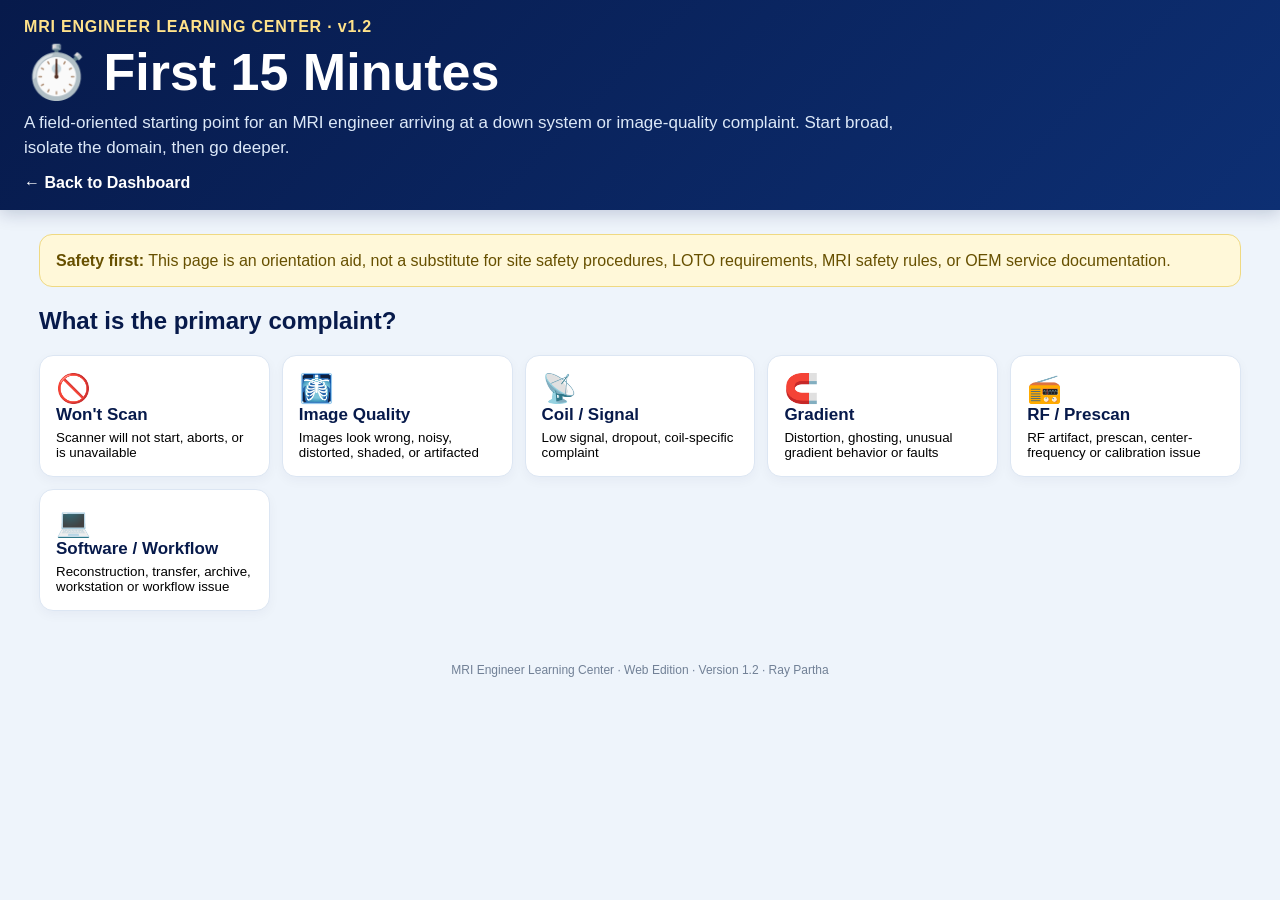
<file: first-15-minutes.html>
<!doctype html><html><head><meta charset="utf-8"><meta name="viewport" content="width=device-width,initial-scale=1">
<title>First 15 Minutes — MRI Engineer Learning Center</title>
<style>
:root{
  --navy:#071a4b;--navy2:#0d2f73;--blue:#0a4db8;--cyan:#2db4e8;--gold:#f3b61f;
  --bg:#eef4fb;--ink:#16213a;--muted:#64748b;--line:#dce6f3;--white:#fff;
  --green:#0f8a55;--red:#c73939;--orange:#cc7a00;
}
*{box-sizing:border-box}
body{margin:0;background:var(--bg);color:var(--ink);font-family:-apple-system,BlinkMacSystemFont,"Segoe UI",Roboto,Arial,sans-serif}
header{background:linear-gradient(135deg,var(--navy),var(--navy2));color:white;padding:18px 24px;box-shadow:0 4px 16px #001a4d30}
.head{max-width:1250px;margin:auto}
.kicker{color:#ffe28a;font-weight:850;letter-spacing:.8px}
h1{font-size:clamp(34px,5vw,52px);margin:6px 0 8px}
.sub{font-size:17px;color:#dce8f8;line-height:1.45;max-width:900px}
.back{display:inline-block;margin-top:14px;color:white;text-decoration:none;font-weight:850}
.wrap{max-width:1250px;margin:auto;padding:24px}
.note{background:#fff8d9;border:1px solid #efd982;border-radius:13px;padding:14px 16px;margin:0 0 18px;color:#675000;line-height:1.45}
.grid{display:grid;grid-template-columns:repeat(auto-fit,minmax(270px,1fr));gap:16px}
.card{background:white;border:1px solid var(--line);border-radius:16px;padding:18px;box-shadow:0 7px 18px #071a4b0c}
.card h2{margin:0 0 10px;color:var(--navy);font-size:21px}
.card h3{font-size:13px;text-transform:uppercase;color:var(--blue);letter-spacing:.5px;margin:14px 0 6px}
.card p,.card li{font-size:14px;line-height:1.45;color:#44536c}
.btn{display:inline-block;padding:9px 12px;border-radius:9px;background:#edf4ff;color:var(--blue);text-decoration:none;font-weight:800;font-size:13px;margin:5px 5px 0 0;border:1px solid #d6e5f6}
.choice{display:flex;gap:8px;flex-wrap:wrap;margin:10px 0}
.choice button{border:0;border-radius:10px;padding:10px 13px;font-weight:850;cursor:pointer;font-size:14px}
.up{background:#e7f7ef;color:var(--green)}
.down{background:#fdecec;color:var(--red)}
.reset{background:#eef2f7;color:#46556d}
.result{margin-top:12px;border-top:1px solid var(--line);padding-top:12px}
.metric{display:inline-block;padding:7px 9px;border-radius:8px;margin:4px 4px 0 0;font-weight:800;font-size:13px;background:#f3f6fa}
.good{color:var(--green)}.bad{color:var(--red)}.neutral{color:#59677d}.warn{color:var(--orange)}
.flow{display:none;margin-top:16px}
.flow.active{display:block}
.steps{display:grid;grid-template-columns:repeat(auto-fit,minmax(220px,1fr));gap:14px}
.step{background:#fff;border:1px solid var(--line);border-radius:14px;padding:16px}
.stepnum{width:30px;height:30px;border-radius:50%;display:flex;align-items:center;justify-content:center;background:var(--blue);color:#fff;font-weight:900;margin-bottom:10px}
.bigchoice{display:grid;grid-template-columns:repeat(auto-fit,minmax(220px,1fr));gap:12px}
.bigchoice button{background:white;border:1px solid var(--line);border-radius:14px;padding:16px;text-align:left;cursor:pointer;box-shadow:0 4px 12px #071a4b0a}
.bigchoice button:hover{border-color:#9fbce5;background:#fbfdff}
.bigchoice b{display:block;color:var(--navy);font-size:17px;margin-bottom:5px}
footer{text-align:center;padding:28px;color:#718096;font-size:12px}
@media(max-width:650px){.wrap{padding:14px}}
</style>
</head><body>
<header><div class="head"><div class="kicker">MRI ENGINEER LEARNING CENTER · v1.2</div>
<h1>⏱️ First 15 Minutes</h1>
<div class="sub">A field-oriented starting point for an MRI engineer arriving at a down system or image-quality complaint. Start broad, isolate the domain, then go deeper.</div>
<a class="back" href="index.html">← Back to Dashboard</a></div></header>
<main class="wrap">
<div class="note"><b>Safety first:</b> This page is an orientation aid, not a substitute for site safety procedures, LOTO requirements, MRI safety rules, or OEM service documentation.</div>
<h2 style="color:var(--navy)">What is the primary complaint?</h2>
<div class="bigchoice"><button onclick="showFlow('no-scan')"><span style="font-size:28px">🚫</span><b>Won't Scan</b><span>Scanner will not start, aborts, or is unavailable</span></button><button onclick="showFlow('image')"><span style="font-size:28px">🩻</span><b>Image Quality</b><span>Images look wrong, noisy, distorted, shaded, or artifacted</span></button><button onclick="showFlow('coil')"><span style="font-size:28px">📡</span><b>Coil / Signal</b><span>Low signal, dropout, coil-specific complaint</span></button><button onclick="showFlow('gradient')"><span style="font-size:28px">🧲</span><b>Gradient</b><span>Distortion, ghosting, unusual gradient behavior or faults</span></button><button onclick="showFlow('rf')"><span style="font-size:28px">📻</span><b>RF / Prescan</b><span>RF artifact, prescan, center-frequency or calibration issue</span></button><button onclick="showFlow('workflow')"><span style="font-size:28px">💻</span><b>Software / Workflow</b><span>Reconstruction, transfer, archive, workstation or workflow issue</span></button></div>
<div id="flow" class="flow"></div>
</main>
<script>
const FLOWS={"no-scan": {"title": "Scanner Will Not Start / Scan", "steps": ["Confirm exact operator message and whether the failure is patient/sequence specific or system-wide.", "Check obvious system state: emergency stops, room/interlock status, table position, coil selection, and active alerts.", "Review recent system messages/logs and ask what changed immediately before the failure.", "Try a simple known-good sequence or approved phantom workflow if site policy allows.", "Use the failure domain to branch: RF, gradient, table, coil, software/workflow, or safety interlock."], "links": [["Engineer Quick Reference", "resources/MRI_Applications_Engineers_Quick_Reference_Conclusion.pdf"], ["RF Troubleshooting", "resources/GE_MRI_RF_Troubleshooting_Recognizing_Failures_From_Image.pdf"], ["Gradient Troubleshooting", "resources/GE_MRI_Gradient_Troubleshooting_Recognizing_Failures_From_Image.pdf"]]}, "image": {"title": "Image Quality Complaint", "steps": ["Ask to see the actual image and identify the pattern: low SNR, shading, zipper, ghosting, distortion, dropout, wrap, or fat-sat failure.", "Compare with prior images and a known-good protocol. Determine whether the issue follows one patient, one protocol, one coil, or all scans.", "Check positioning, coil selection, FOV/matrix/slice/NEX/bandwidth, prescan, center frequency, and shim as appropriate.", "Repeat with one controlled change at a time.", "If repeatable across known-good conditions, move toward RF, gradient, coil, B0/shim, or reconstruction troubleshooting."], "links": [["Image Problem?", "image-problem.html"], ["Protocol vs Hardware", "resources/MRI_Applications_2_9_Protocol_vs_Hardware_Is_It_Really_a_Scanner_Problem.pdf"], ["Engineer Quick Reference", "resources/MRI_Applications_Engineers_Quick_Reference_Conclusion.pdf"]]}, "coil": {"title": "Coil / Signal Complaint", "steps": ["Identify the exact coil and whether the complaint follows that coil only.", "Check connector engagement, cable routing, patient positioning, coil element selection, and visible damage.", "Compare with another approved known-good coil or coil configuration if appropriate.", "Review prescan/RG behavior and whether signal loss is localized, channel-like, or global.", "If repeatable, continue with coil tuning/matching, receive chain, or channel diagnostics per OEM procedure."], "links": [["RF Coils", "resources/GE_MRI_RF_Coils_How_They_Work_First_Version.pdf"], ["Coil Tuning & Matching", "resources/GE_MRI_Coil_Tuning_and_Matching_Getting_It_Right.pdf"], ["RF Receive Chain", "resources/GE_MRI_RF_Receive_Chain_Proton_Signal_to_Digital_Data.pdf"]]}, "gradient": {"title": "Gradient / Distortion / Noise Complaint", "steps": ["Determine whether the complaint is geometric distortion, ghosting, sequence abort, unusual gradient noise, or a logged gradient fault.", "Check whether it occurs on one sequence or across multiple known-good protocols.", "Review gradient-related system messages, heating/cooling status, and recent service history.", "Use an approved phantom/known-good test to separate patient motion or protocol effects from hardware.", "If repeatable, proceed with GPA/gradient subsystem diagnostics using OEM procedures."], "links": [["Gradient Signal Chain", "resources/GE_MRI_Gradient_Signal_Chain_From_Pulse_Sequence_to_Spatial_Encoding.pdf"], ["GPA Basics", "resources/GE_MRI_Gradient_Power_Amplifier_GPA_Basics.pdf"], ["Gradient Troubleshooting", "resources/GE_MRI_Gradient_Troubleshooting_Recognizing_Failures_From_Image.pdf"]]}, "rf": {"title": "RF / Prescan / Calibration Complaint", "steps": ["Determine whether the issue is transmit, receive, prescan, center frequency, tuning/matching, or image artifact.", "Check whether the problem follows one coil or all coils and whether prescan values are abnormal.", "Review center frequency, gain behavior, B1/flip-angle calibration, and obvious RF interference clues.", "Repeat a known-good test with one controlled variable changed at a time.", "If repeatable, use RF signal-chain and OEM RF diagnostics to isolate transmit, T/R, coil, preamp, or receive path."], "links": [["Prescan Process", "resources/GE_MRI_Prescan_Process_Landscape_Poster.pdf"], ["RF Transmit Chain", "resources/GE_MRI_RF_Transmit_Chain_B1_Excitation_Landscape.pdf"], ["RF Troubleshooting", "resources/GE_MRI_RF_Troubleshooting_Recognizing_Failures_From_Image.pdf"]]}, "workflow": {"title": "Software / Workflow / Reconstruction Complaint", "steps": ["Clarify whether the issue is scan prescription, reconstruction, image transfer, archive/PACS, or workstation behavior.", "Check whether acquisition completed successfully and whether raw data exists.", "Review operator messages, queue status, network/archive state, and recent software/workflow changes.", "Compare with another simple known-good exam or reconstruction path if appropriate.", "Escalate to the correct domain only after separating acquisition hardware from reconstruction/workflow."], "links": [["Image Reconstruction", "resources/GE_MRI_Image_Reconstruction_From_Raw_Data_to_Final_Image.pdf"], ["K-Space Basics", "resources/GE_MRI_K_Space_01_Basics_What_Is_K_Space.pdf"], ["Engineer Quick Reference", "resources/MRI_Applications_Engineers_Quick_Reference_Conclusion.pdf"]]}};
function showFlow(key){
 const f=FLOWS[key];
 const steps=f.steps.map((s,i)=>`<div class="step"><div class="stepnum">${i+1}</div><p>${s}</p></div>`).join('');
 const links=f.links.map(x=>`<a class="btn" href="${x[1]}" target="_blank">${x[0]}</a>`).join('');
 const box=document.getElementById('flow');
 box.className='flow active';
 box.innerHTML=`<h2 style="color:var(--navy);margin-top:26px">${f.title}</h2>
 <div class="steps">${steps}</div>
 <div class="card" style="margin-top:16px"><h2>Go deeper</h2>${links}</div>`;
 box.scrollIntoView({behavior:'smooth',block:'start'});
}
</script>
<footer>MRI Engineer Learning Center · Web Edition · Version 1.2 · Ray Partha</footer></body></html>
</file>
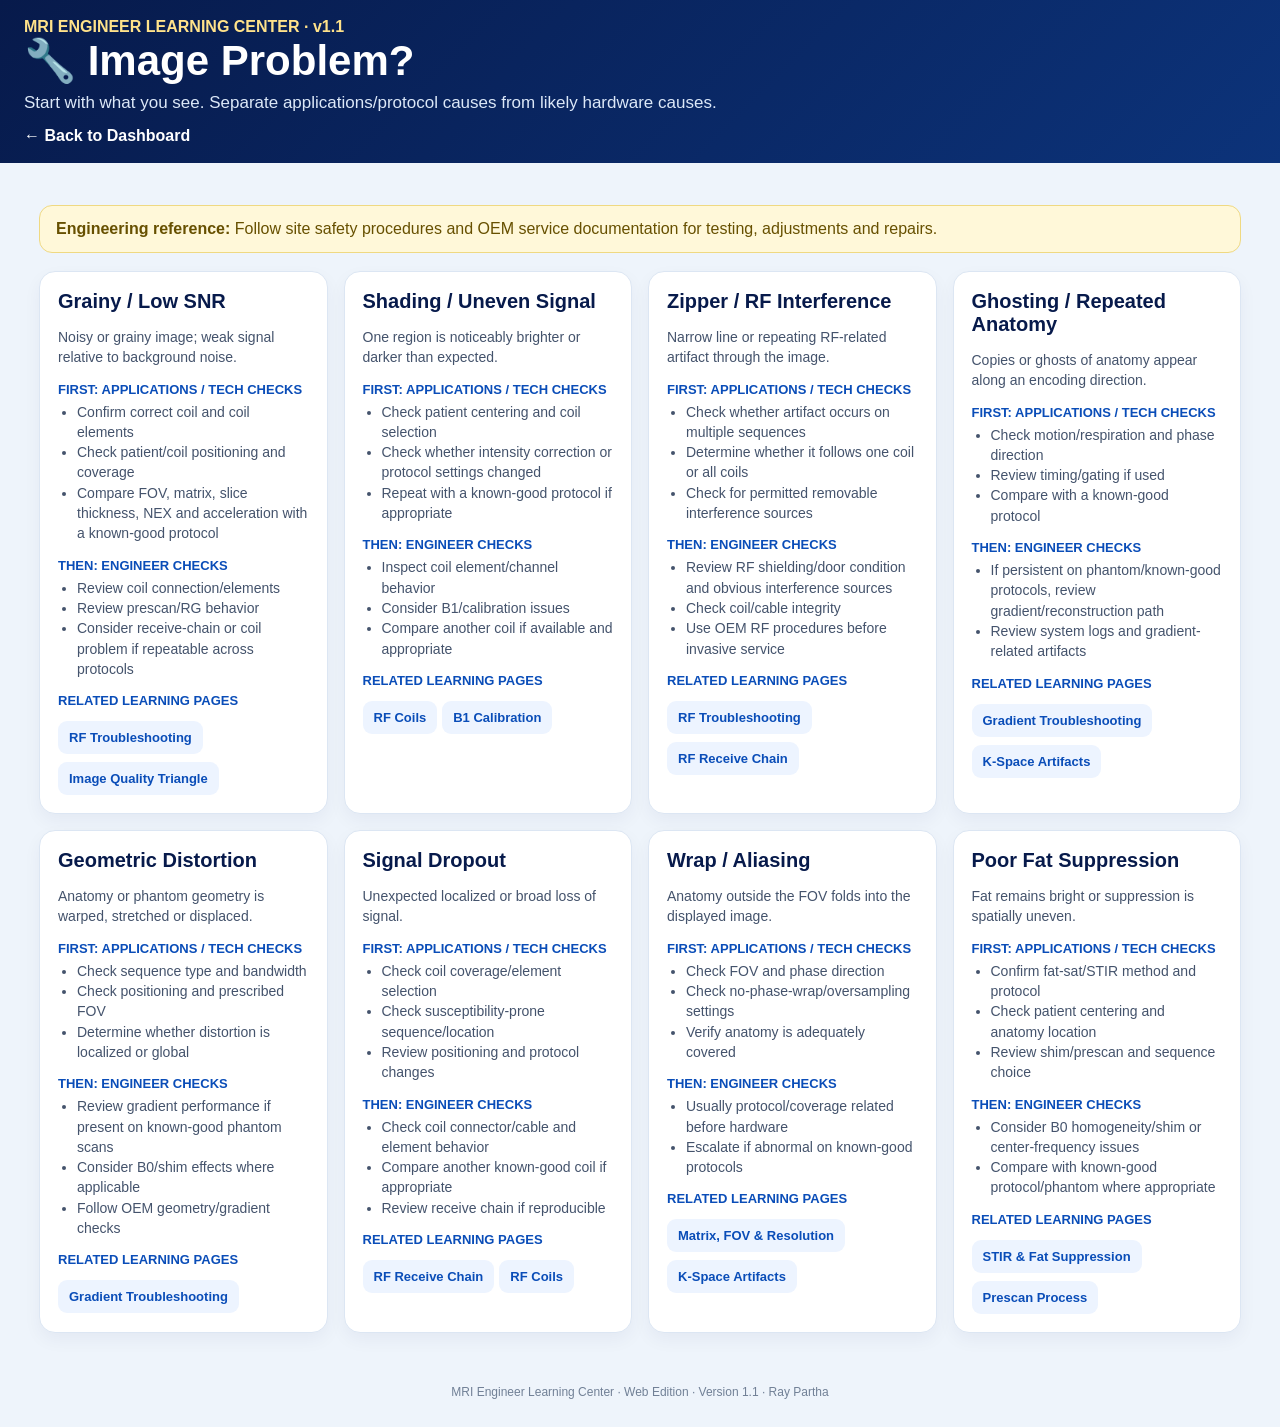
<file: image-problem.html>
<!doctype html><html><head><meta charset="utf-8"><meta name="viewport" content="width=device-width,initial-scale=1"><title>Image Problem?</title><style>
:root{--navy:#071a4b;--blue:#0a4db8;--gold:#f3b61f;--bg:#eef4fb;--ink:#16213a;--muted:#64748b;--line:#dce6f3}
*{box-sizing:border-box}body{margin:0;background:var(--bg);color:var(--ink);font-family:-apple-system,BlinkMacSystemFont,"Segoe UI",Arial,sans-serif}
header{background:linear-gradient(135deg,var(--navy),#0c337a);color:white;padding:18px 24px}.wrap{max-width:1250px;margin:auto;padding:24px}
h1{font-size:42px;margin:0 0 8px}.sub{color:#dce8f8;font-size:17px}.back{display:inline-block;margin-top:14px;color:white;text-decoration:none;font-weight:800}
.grid{display:grid;grid-template-columns:repeat(auto-fit,minmax(280px,1fr));gap:16px}.card{background:white;border:1px solid var(--line);border-radius:16px;padding:18px;box-shadow:0 7px 18px #071a4b0c}
.card h2{font-size:20px;color:var(--navy);margin:0 0 10px}.card h3{font-size:13px;color:var(--blue);margin:14px 0 5px;text-transform:uppercase}.card p,.card li{font-size:14px;line-height:1.45;color:#44536c}.card ul{padding-left:19px;margin:5px 0}
.btn{display:inline-block;margin:8px 5px 0 0;padding:9px 11px;border-radius:9px;background:#edf4ff;color:var(--blue);text-decoration:none;font-weight:800;font-size:13px}
.note{background:#fff8d9;border:1px solid #efd982;border-radius:13px;padding:14px 16px;margin:18px 0;color:#675000}footer{text-align:center;padding:28px;color:#718096;font-size:12px}
</style></head><body><header><div style="max-width:1250px;margin:auto"><div style="color:#ffe28a;font-weight:800">MRI ENGINEER LEARNING CENTER · v1.1</div><h1>🔧 Image Problem?</h1><div class="sub">Start with what you see. Separate applications/protocol causes from likely hardware causes.</div><a class="back" href="index.html">← Back to Dashboard</a></div></header><main class="wrap"><div class="note"><b>Engineering reference:</b> Follow site safety procedures and OEM service documentation for testing, adjustments and repairs.</div><div class="grid"><article class="card"><h2>Grainy / Low SNR</h2><p>Noisy or grainy image; weak signal relative to background noise.</p><h3>First: Applications / Tech checks</h3><ul><li>Confirm correct coil and coil elements</li><li>Check patient/coil positioning and coverage</li><li>Compare FOV, matrix, slice thickness, NEX and acceleration with a known-good protocol</li></ul><h3>Then: Engineer checks</h3><ul><li>Review coil connection/elements</li><li>Review prescan/RG behavior</li><li>Consider receive-chain or coil problem if repeatable across protocols</li></ul><h3>Related learning pages</h3><a class="btn" href="resources/GE_MRI_RF_Troubleshooting_Recognizing_Failures_From_Image.pdf" target="_blank">RF Troubleshooting</a><a class="btn" href="resources/MRI_Applications_2_8_The_MRI_Image_Quality_Triangle.pdf" target="_blank">Image Quality Triangle</a></article><article class="card"><h2>Shading / Uneven Signal</h2><p>One region is noticeably brighter or darker than expected.</p><h3>First: Applications / Tech checks</h3><ul><li>Check patient centering and coil selection</li><li>Check whether intensity correction or protocol settings changed</li><li>Repeat with a known-good protocol if appropriate</li></ul><h3>Then: Engineer checks</h3><ul><li>Inspect coil element/channel behavior</li><li>Consider B1/calibration issues</li><li>Compare another coil if available and appropriate</li></ul><h3>Related learning pages</h3><a class="btn" href="resources/GE_MRI_RF_Coils_How_They_Work_First_Version.pdf" target="_blank">RF Coils</a><a class="btn" href="resources/GE_MRI_B1_Field_and_Flip_Angle_Calibration_Poster.pdf" target="_blank">B1 Calibration</a></article><article class="card"><h2>Zipper / RF Interference</h2><p>Narrow line or repeating RF-related artifact through the image.</p><h3>First: Applications / Tech checks</h3><ul><li>Check whether artifact occurs on multiple sequences</li><li>Determine whether it follows one coil or all coils</li><li>Check for permitted removable interference sources</li></ul><h3>Then: Engineer checks</h3><ul><li>Review RF shielding/door condition and obvious interference sources</li><li>Check coil/cable integrity</li><li>Use OEM RF procedures before invasive service</li></ul><h3>Related learning pages</h3><a class="btn" href="resources/GE_MRI_RF_Troubleshooting_Recognizing_Failures_From_Image.pdf" target="_blank">RF Troubleshooting</a><a class="btn" href="resources/GE_MRI_RF_Receive_Chain_Proton_Signal_to_Digital_Data.pdf" target="_blank">RF Receive Chain</a></article><article class="card"><h2>Ghosting / Repeated Anatomy</h2><p>Copies or ghosts of anatomy appear along an encoding direction.</p><h3>First: Applications / Tech checks</h3><ul><li>Check motion/respiration and phase direction</li><li>Review timing/gating if used</li><li>Compare with a known-good protocol</li></ul><h3>Then: Engineer checks</h3><ul><li>If persistent on phantom/known-good protocols, review gradient/reconstruction path</li><li>Review system logs and gradient-related artifacts</li></ul><h3>Related learning pages</h3><a class="btn" href="resources/GE_MRI_Gradient_Troubleshooting_Recognizing_Failures_From_Image.pdf" target="_blank">Gradient Troubleshooting</a><a class="btn" href="resources/GE_MRI_K_Space_07_Artifacts_Causes_and_Appearances.pdf" target="_blank">K-Space Artifacts</a></article><article class="card"><h2>Geometric Distortion</h2><p>Anatomy or phantom geometry is warped, stretched or displaced.</p><h3>First: Applications / Tech checks</h3><ul><li>Check sequence type and bandwidth</li><li>Check positioning and prescribed FOV</li><li>Determine whether distortion is localized or global</li></ul><h3>Then: Engineer checks</h3><ul><li>Review gradient performance if present on known-good phantom scans</li><li>Consider B0/shim effects where applicable</li><li>Follow OEM geometry/gradient checks</li></ul><h3>Related learning pages</h3><a class="btn" href="resources/GE_MRI_Gradient_Troubleshooting_Recognizing_Failures_From_Image.pdf" target="_blank">Gradient Troubleshooting</a></article><article class="card"><h2>Signal Dropout</h2><p>Unexpected localized or broad loss of signal.</p><h3>First: Applications / Tech checks</h3><ul><li>Check coil coverage/element selection</li><li>Check susceptibility-prone sequence/location</li><li>Review positioning and protocol changes</li></ul><h3>Then: Engineer checks</h3><ul><li>Check coil connector/cable and element behavior</li><li>Compare another known-good coil if appropriate</li><li>Review receive chain if reproducible</li></ul><h3>Related learning pages</h3><a class="btn" href="resources/GE_MRI_RF_Receive_Chain_Proton_Signal_to_Digital_Data.pdf" target="_blank">RF Receive Chain</a><a class="btn" href="resources/GE_MRI_RF_Coils_How_They_Work_First_Version.pdf" target="_blank">RF Coils</a></article><article class="card"><h2>Wrap / Aliasing</h2><p>Anatomy outside the FOV folds into the displayed image.</p><h3>First: Applications / Tech checks</h3><ul><li>Check FOV and phase direction</li><li>Check no-phase-wrap/oversampling settings</li><li>Verify anatomy is adequately covered</li></ul><h3>Then: Engineer checks</h3><ul><li>Usually protocol/coverage related before hardware</li><li>Escalate if abnormal on known-good protocols</li></ul><h3>Related learning pages</h3><a class="btn" href="resources/MRI_Applications_2_2_Matrix_FOV_and_Resolution_Corrected.pdf" target="_blank">Matrix, FOV & Resolution</a><a class="btn" href="resources/GE_MRI_K_Space_07_Artifacts_Causes_and_Appearances.pdf" target="_blank">K-Space Artifacts</a></article><article class="card"><h2>Poor Fat Suppression</h2><p>Fat remains bright or suppression is spatially uneven.</p><h3>First: Applications / Tech checks</h3><ul><li>Confirm fat-sat/STIR method and protocol</li><li>Check patient centering and anatomy location</li><li>Review shim/prescan and sequence choice</li></ul><h3>Then: Engineer checks</h3><ul><li>Consider B0 homogeneity/shim or center-frequency issues</li><li>Compare with known-good protocol/phantom where appropriate</li></ul><h3>Related learning pages</h3><a class="btn" href="resources/MRI_Applications_3_4_STIR_and_Fat_Suppression.pdf" target="_blank">STIR & Fat Suppression</a><a class="btn" href="resources/GE_MRI_Prescan_Process_Landscape_Poster.pdf" target="_blank">Prescan Process</a></article></div></main><footer>MRI Engineer Learning Center · Web Edition · Version 1.1 · Ray Partha</footer></body></html>
</file>
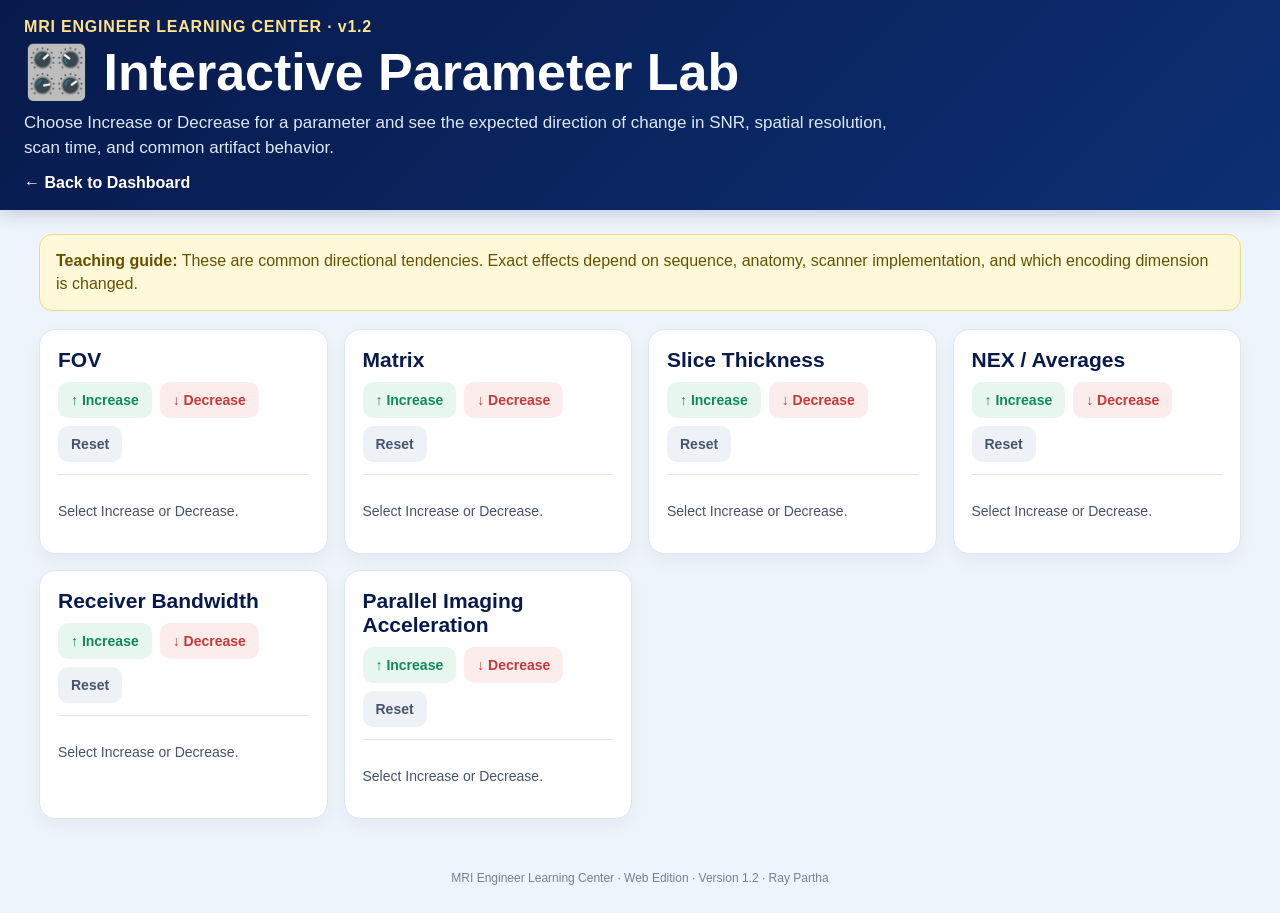
<file: parameter-lab.html>
<!doctype html><html><head><meta charset="utf-8"><meta name="viewport" content="width=device-width,initial-scale=1">
<title>Parameter Lab — MRI Engineer Learning Center</title>
<style>
:root{
  --navy:#071a4b;--navy2:#0d2f73;--blue:#0a4db8;--cyan:#2db4e8;--gold:#f3b61f;
  --bg:#eef4fb;--ink:#16213a;--muted:#64748b;--line:#dce6f3;--white:#fff;
  --green:#0f8a55;--red:#c73939;--orange:#cc7a00;
}
*{box-sizing:border-box}
body{margin:0;background:var(--bg);color:var(--ink);font-family:-apple-system,BlinkMacSystemFont,"Segoe UI",Roboto,Arial,sans-serif}
header{background:linear-gradient(135deg,var(--navy),var(--navy2));color:white;padding:18px 24px;box-shadow:0 4px 16px #001a4d30}
.head{max-width:1250px;margin:auto}
.kicker{color:#ffe28a;font-weight:850;letter-spacing:.8px}
h1{font-size:clamp(34px,5vw,52px);margin:6px 0 8px}
.sub{font-size:17px;color:#dce8f8;line-height:1.45;max-width:900px}
.back{display:inline-block;margin-top:14px;color:white;text-decoration:none;font-weight:850}
.wrap{max-width:1250px;margin:auto;padding:24px}
.note{background:#fff8d9;border:1px solid #efd982;border-radius:13px;padding:14px 16px;margin:0 0 18px;color:#675000;line-height:1.45}
.grid{display:grid;grid-template-columns:repeat(auto-fit,minmax(270px,1fr));gap:16px}
.card{background:white;border:1px solid var(--line);border-radius:16px;padding:18px;box-shadow:0 7px 18px #071a4b0c}
.card h2{margin:0 0 10px;color:var(--navy);font-size:21px}
.card h3{font-size:13px;text-transform:uppercase;color:var(--blue);letter-spacing:.5px;margin:14px 0 6px}
.card p,.card li{font-size:14px;line-height:1.45;color:#44536c}
.btn{display:inline-block;padding:9px 12px;border-radius:9px;background:#edf4ff;color:var(--blue);text-decoration:none;font-weight:800;font-size:13px;margin:5px 5px 0 0;border:1px solid #d6e5f6}
.choice{display:flex;gap:8px;flex-wrap:wrap;margin:10px 0}
.choice button{border:0;border-radius:10px;padding:10px 13px;font-weight:850;cursor:pointer;font-size:14px}
.up{background:#e7f7ef;color:var(--green)}
.down{background:#fdecec;color:var(--red)}
.reset{background:#eef2f7;color:#46556d}
.result{margin-top:12px;border-top:1px solid var(--line);padding-top:12px}
.metric{display:inline-block;padding:7px 9px;border-radius:8px;margin:4px 4px 0 0;font-weight:800;font-size:13px;background:#f3f6fa}
.good{color:var(--green)}.bad{color:var(--red)}.neutral{color:#59677d}.warn{color:var(--orange)}
.flow{display:none;margin-top:16px}
.flow.active{display:block}
.steps{display:grid;grid-template-columns:repeat(auto-fit,minmax(220px,1fr));gap:14px}
.step{background:#fff;border:1px solid var(--line);border-radius:14px;padding:16px}
.stepnum{width:30px;height:30px;border-radius:50%;display:flex;align-items:center;justify-content:center;background:var(--blue);color:#fff;font-weight:900;margin-bottom:10px}
.bigchoice{display:grid;grid-template-columns:repeat(auto-fit,minmax(220px,1fr));gap:12px}
.bigchoice button{background:white;border:1px solid var(--line);border-radius:14px;padding:16px;text-align:left;cursor:pointer;box-shadow:0 4px 12px #071a4b0a}
.bigchoice button:hover{border-color:#9fbce5;background:#fbfdff}
.bigchoice b{display:block;color:var(--navy);font-size:17px;margin-bottom:5px}
footer{text-align:center;padding:28px;color:#718096;font-size:12px}
@media(max-width:650px){.wrap{padding:14px}}
</style>
</head><body>
<header><div class="head"><div class="kicker">MRI ENGINEER LEARNING CENTER · v1.2</div>
<h1>🎛️ Interactive Parameter Lab</h1>
<div class="sub">Choose Increase or Decrease for a parameter and see the expected direction of change in SNR, spatial resolution, scan time, and common artifact behavior.</div>
<a class="back" href="index.html">← Back to Dashboard</a></div></header>
<main class="wrap">
<div class="note"><b>Teaching guide:</b> These are common directional tendencies. Exact effects depend on sequence, anatomy, scanner implementation, and which encoding dimension is changed.</div>
<div class="grid">
    <article class="card">
      <h2>FOV</h2>
      <div class="choice">
        <button class="up" onclick="showParam(0,'up')">↑ Increase</button>
        <button class="down" onclick="showParam(0,'down')">↓ Decrease</button>
        <button class="reset" onclick="clearParam(0)">Reset</button>
      </div>
      <div id="param-0" class="result"><p>Select Increase or Decrease.</p></div>
    </article>
    <article class="card">
      <h2>Matrix</h2>
      <div class="choice">
        <button class="up" onclick="showParam(1,'up')">↑ Increase</button>
        <button class="down" onclick="showParam(1,'down')">↓ Decrease</button>
        <button class="reset" onclick="clearParam(1)">Reset</button>
      </div>
      <div id="param-1" class="result"><p>Select Increase or Decrease.</p></div>
    </article>
    <article class="card">
      <h2>Slice Thickness</h2>
      <div class="choice">
        <button class="up" onclick="showParam(2,'up')">↑ Increase</button>
        <button class="down" onclick="showParam(2,'down')">↓ Decrease</button>
        <button class="reset" onclick="clearParam(2)">Reset</button>
      </div>
      <div id="param-2" class="result"><p>Select Increase or Decrease.</p></div>
    </article>
    <article class="card">
      <h2>NEX / Averages</h2>
      <div class="choice">
        <button class="up" onclick="showParam(3,'up')">↑ Increase</button>
        <button class="down" onclick="showParam(3,'down')">↓ Decrease</button>
        <button class="reset" onclick="clearParam(3)">Reset</button>
      </div>
      <div id="param-3" class="result"><p>Select Increase or Decrease.</p></div>
    </article>
    <article class="card">
      <h2>Receiver Bandwidth</h2>
      <div class="choice">
        <button class="up" onclick="showParam(4,'up')">↑ Increase</button>
        <button class="down" onclick="showParam(4,'down')">↓ Decrease</button>
        <button class="reset" onclick="clearParam(4)">Reset</button>
      </div>
      <div id="param-4" class="result"><p>Select Increase or Decrease.</p></div>
    </article>
    <article class="card">
      <h2>Parallel Imaging Acceleration</h2>
      <div class="choice">
        <button class="up" onclick="showParam(5,'up')">↑ Increase</button>
        <button class="down" onclick="showParam(5,'down')">↓ Decrease</button>
        <button class="reset" onclick="clearParam(5)">Reset</button>
      </div>
      <div id="param-5" class="result"><p>Select Increase or Decrease.</p></div>
    </article></div>
</main>
<script>
const DATA=[{"name": "FOV", "up": {"snr": "↑", "res": "↓", "time": "↔", "artifact": "Wrap risk ↓", "note": "With matrix unchanged, larger FOV makes larger pixels/voxels: more signal, less spatial detail."}, "down": {"snr": "↓", "res": "↑", "time": "↔", "artifact": "Wrap risk ↑", "note": "Smaller FOV improves in-plane detail but reduces voxel signal and can increase aliasing risk."}}, {"name": "Matrix", "up": {"snr": "↓", "res": "↑", "time": "May ↑", "artifact": "Pixelation ↓", "note": "Smaller pixels improve detail. Increasing phase matrix commonly increases scan time."}, "down": {"snr": "↑", "res": "↓", "time": "May ↓", "artifact": "Pixelation ↑", "note": "Larger pixels improve signal and may shorten the scan, but reduce spatial detail."}}, {"name": "Slice Thickness", "up": {"snr": "↑", "res": "↓", "time": "Usually ↔", "artifact": "Partial volume ↑", "note": "A thicker slice contains more spins and more signal, at the expense of through-plane detail."}, "down": {"snr": "↓", "res": "↑", "time": "May ↑", "artifact": "Partial volume ↓", "note": "Thinner slices improve through-plane resolution but reduce SNR; coverage may require more slices."}}, {"name": "NEX / Averages", "up": {"snr": "↑", "res": "↔", "time": "↑", "artifact": "Random noise ↓", "note": "SNR improves approximately with the square root of NEX; scan time rises roughly in proportion to NEX."}, "down": {"snr": "↓", "res": "↔", "time": "↓", "artifact": "Random noise ↑", "note": "Lower NEX shortens the scan but gives up SNR."}}, {"name": "Receiver Bandwidth", "up": {"snr": "↓", "res": "↔", "time": "May ↓", "artifact": "Chemical shift/distortion ↓", "note": "Higher bandwidth reduces SNR but can reduce chemical shift, distortion, and minimum TE."}, "down": {"snr": "↑", "res": "↔", "time": "May ↑", "artifact": "Chemical shift/distortion ↑", "note": "Lower bandwidth increases SNR but can increase chemical shift and susceptibility-related distortion."}}, {"name": "Parallel Imaging Acceleration", "up": {"snr": "↓", "res": "Usually ↔", "time": "↓", "artifact": "Reconstruction sensitivity ↑", "note": "Higher acceleration shortens the scan, but SNR falls and coil geometry/reconstruction become more important."}, "down": {"snr": "↑", "res": "Usually ↔", "time": "↑", "artifact": "Reconstruction sensitivity ↓", "note": "Lower acceleration gives back SNR and robustness but increases scan time."}}];
function cls(v){if(v.includes('↑'))return 'good'; if(v.includes('↓'))return 'bad'; if(v.includes('May'))return 'warn'; return 'neutral';}
function showParam(i,dir){
 const d=DATA[i][dir]; const word=dir==='up'?'Increase':'Decrease';
 document.getElementById('param-'+i).innerHTML=
 `<h3>${word} ${DATA[i].name}</h3>
 <span class="metric ${cls(d.snr)}">SNR ${d.snr}</span>
 <span class="metric ${cls(d.res)}">Resolution ${d.res}</span>
 <span class="metric ${cls(d.time)}">Scan Time ${d.time}</span>
 <span class="metric neutral">${d.artifact}</span>
 <p>${d.note}</p>`;
}
function clearParam(i){document.getElementById('param-'+i).innerHTML='<p>Select Increase or Decrease.</p>';}
</script>
<footer>MRI Engineer Learning Center · Web Edition · Version 1.2 · Ray Partha</footer></body></html>
</file>
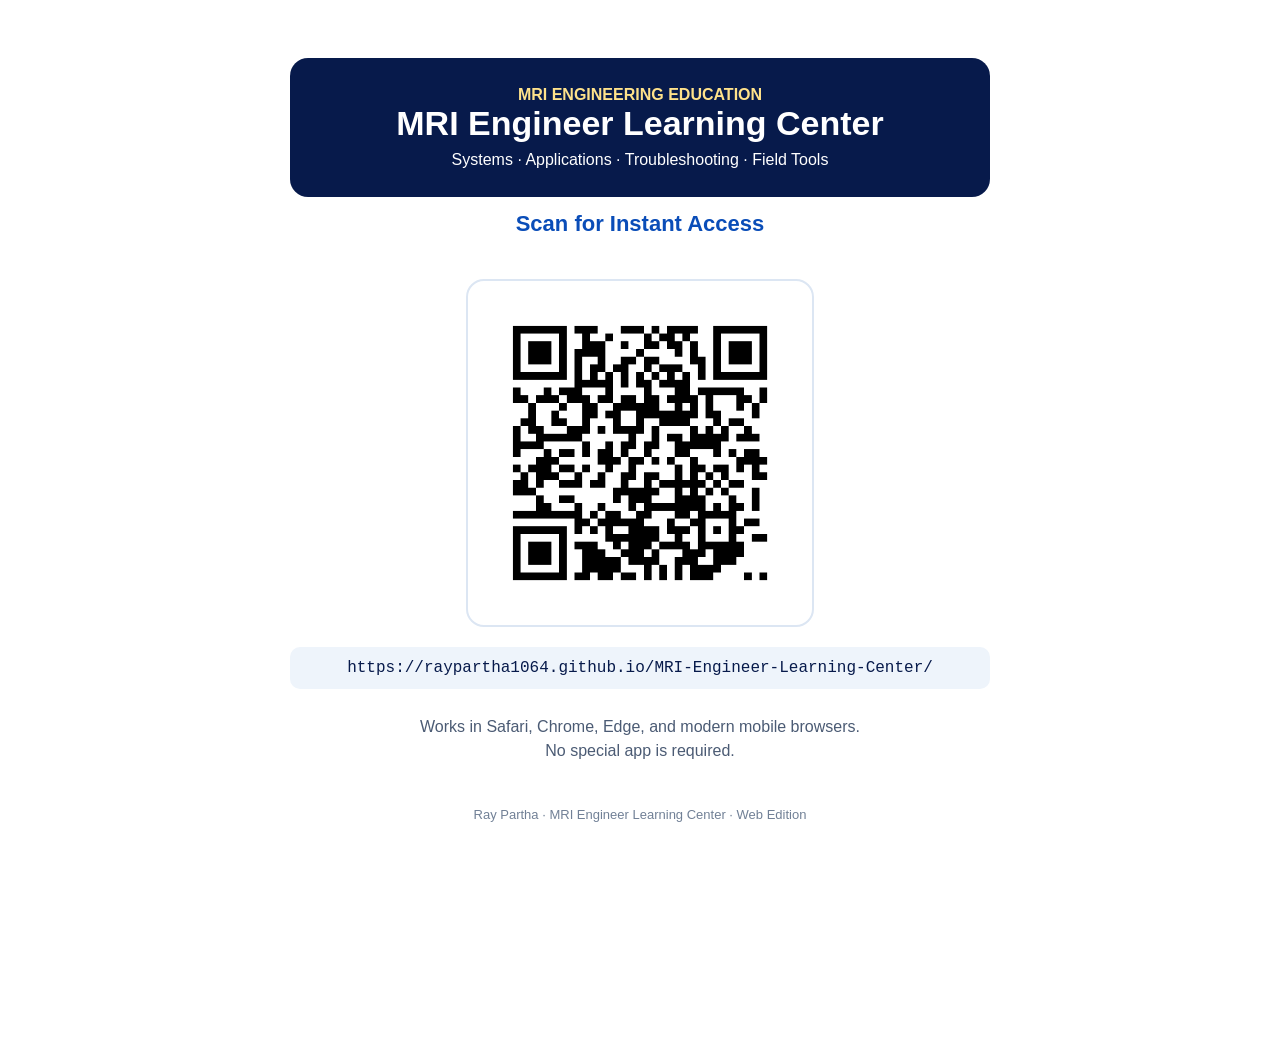
<file: qr-access.html>
<!doctype html>
<html><head><meta charset="utf-8"><meta name="viewport" content="width=device-width,initial-scale=1">
<title>MRI Engineer Learning Center — QR Access</title>
<style>
body{font-family:Arial,sans-serif;margin:0;background:white;color:#071a4b}
.page{width:8.5in;min-height:11in;margin:auto;padding:.6in;box-sizing:border-box;text-align:center}
.top{background:#071a4b;color:white;padding:28px;border-radius:18px}
h1{font-size:34px;margin:0 0 8px} h2{font-size:22px;margin:14px 0;color:#0a4db8}
.qr{width:3.3in;margin:28px auto 16px;padding:14px;border:2px solid #dce6f3;border-radius:18px}
.url{font-family:monospace;font-size:16px;word-break:break-all;background:#eef4fb;padding:12px;border-radius:10px}
.note{margin-top:26px;color:#4b5b74;font-size:16px;line-height:1.5}
.footer{margin-top:44px;font-size:13px;color:#718096}
@media print{body{margin:0}.page{margin:0}}
</style></head><body>
<div class="page">
  <div class="top">
    <div style="color:#ffe28a;font-weight:bold">MRI ENGINEERING EDUCATION</div>
    <h1>MRI Engineer Learning Center</h1>
    <div>Systems · Applications · Troubleshooting · Field Tools</div>
  </div>
  <h2>Scan for Instant Access</h2>
  <img class="qr" src="assets/mri_learning_center_qr.png" alt="QR code">
  <div class="url">https://raypartha1064.github.io/MRI-Engineer-Learning-Center/</div>
  <div class="note">Works in Safari, Chrome, Edge, and modern mobile browsers.<br>
  No special app is required.</div>
  <div class="footer">Ray Partha · MRI Engineer Learning Center · Web Edition</div>
</div>
</body></html>
</file>
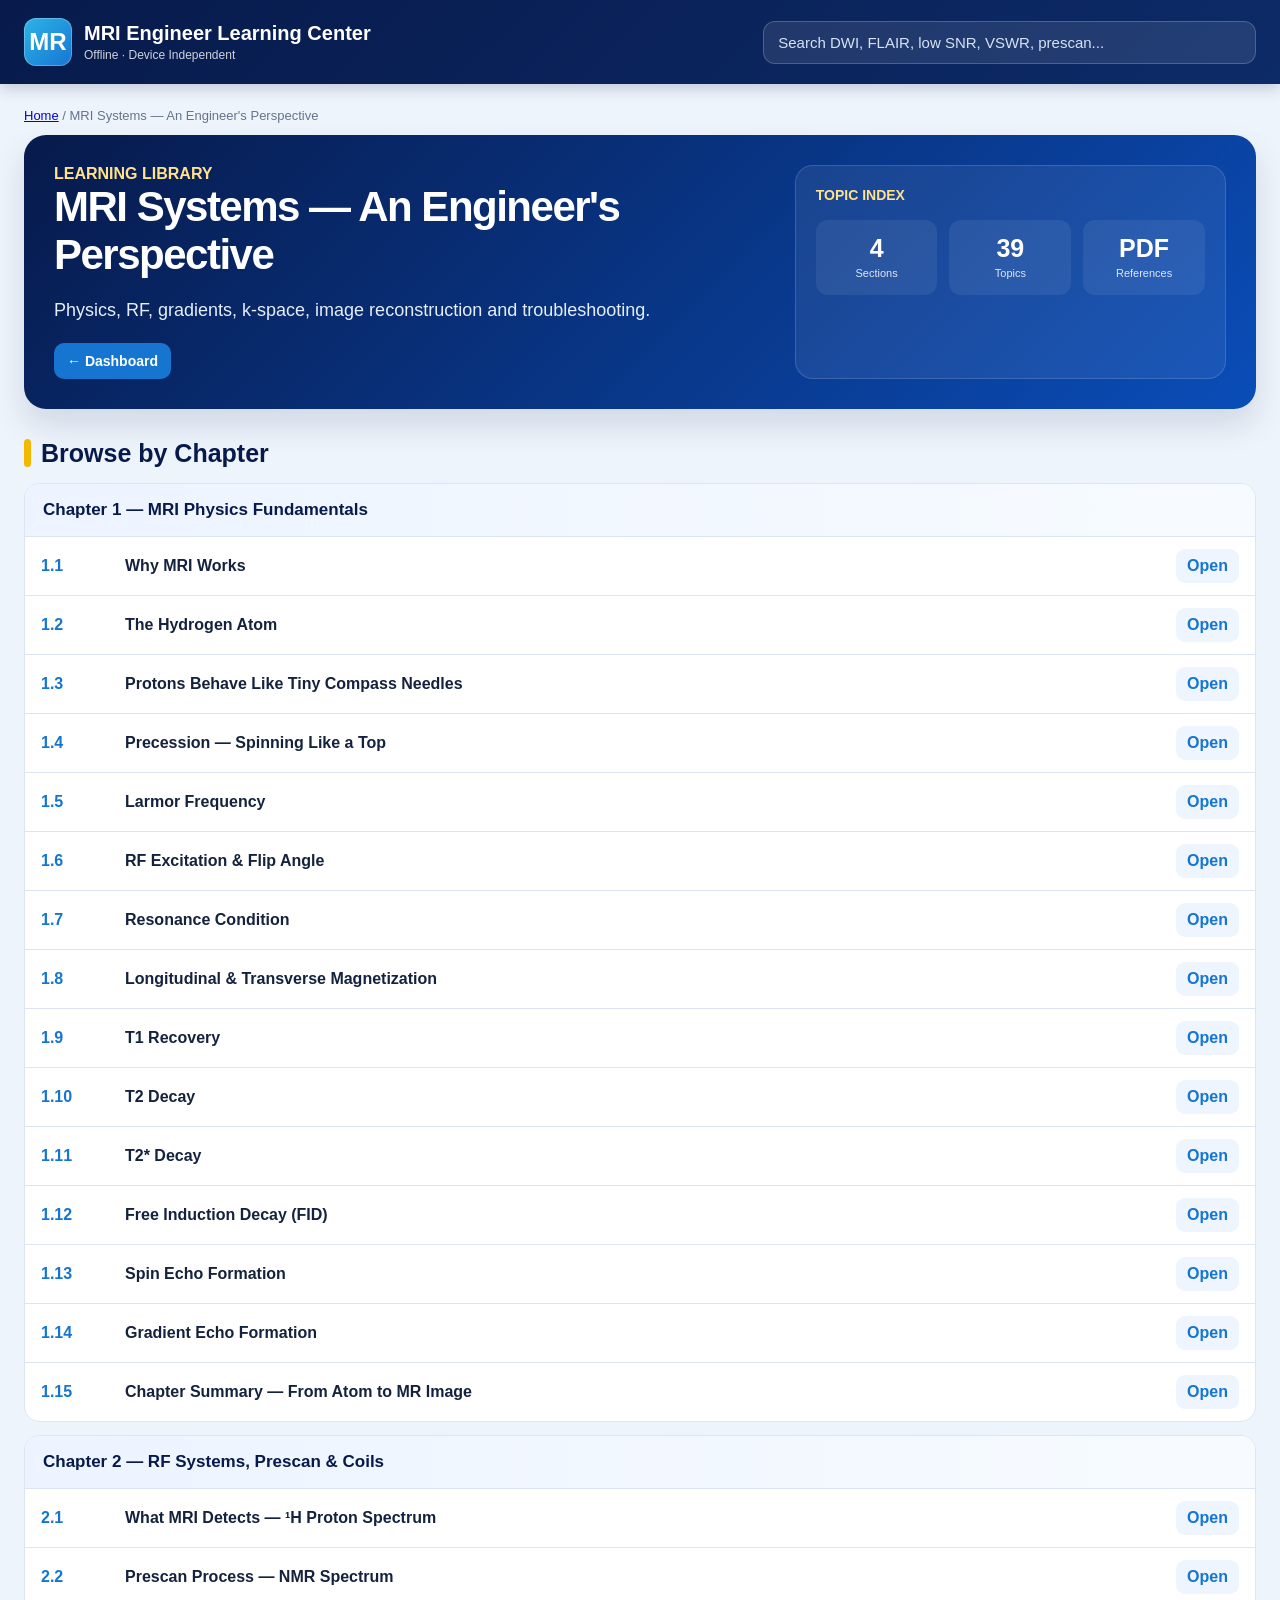
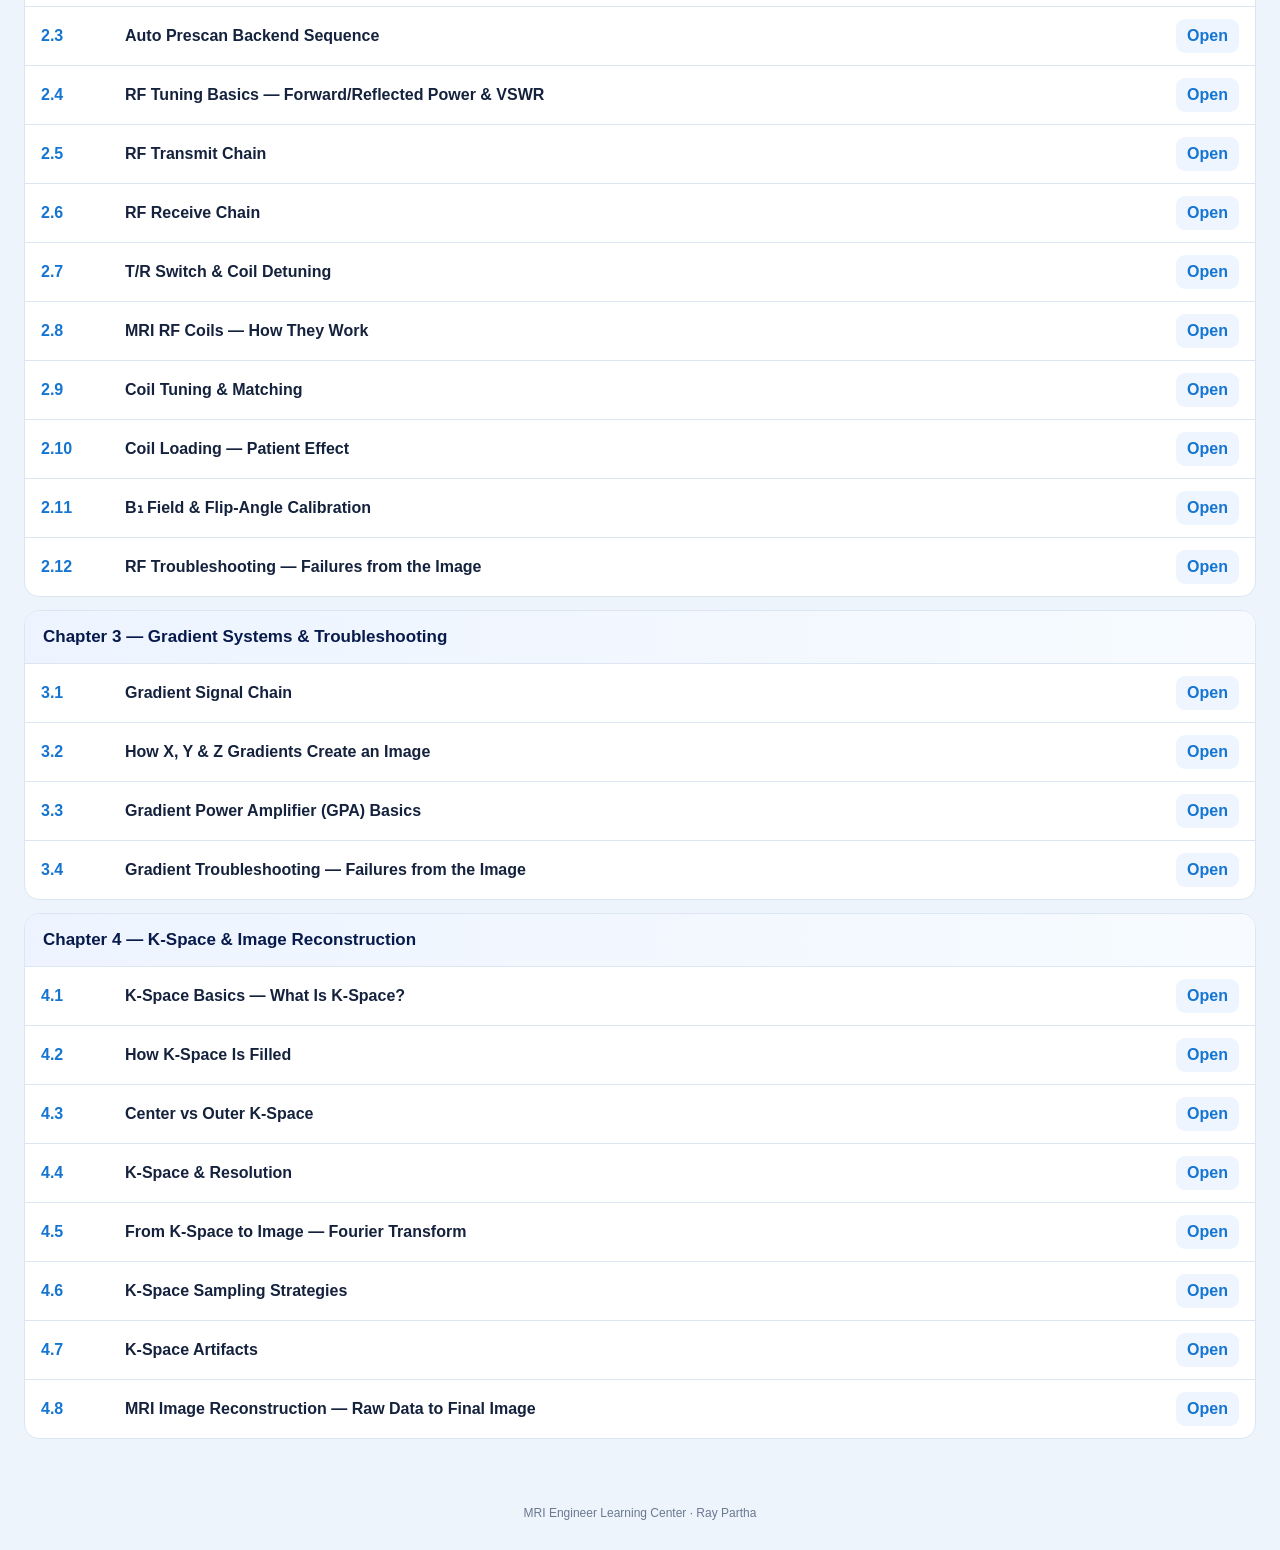
<file: systems.html>
<!doctype html><html><head><meta charset="utf-8"><meta name="viewport" content="width=device-width,initial-scale=1"><title>MRI Systems — An Engineer's Perspective</title>
<style>
:root{--navy:#071a4b;--navy2:#0d2b68;--blue:#1675d1;--cyan:#2db4e8;--gold:#f5b800;--bg:#eef4fb;--card:#fff;--text:#15223d;--muted:#64748b;--border:#dce6f3}
*{box-sizing:border-box}
html,body{margin:0;padding:0;background:var(--bg);color:var(--text);font-family:-apple-system,BlinkMacSystemFont,"Segoe UI",Roboto,Arial,sans-serif}
body{min-height:100vh}
header{background:linear-gradient(135deg,var(--navy),var(--navy2));color:#fff;padding:18px 24px;position:sticky;top:0;z-index:10;box-shadow:0 4px 14px #001a4d33}
.top{max-width:1400px;margin:auto;display:flex;align-items:center;gap:18px}
.logo{width:48px;height:48px;border-radius:12px;background:linear-gradient(135deg,var(--cyan),var(--blue));display:flex;align-items:center;justify-content:center;font-size:24px;font-weight:900;box-shadow:inset 0 0 0 1px #ffffff44}
.brand{font-weight:900;font-size:20px;line-height:1.1}.brand small{display:block;font-weight:500;opacity:.8;font-size:12px;margin-top:5px}
.searchWrap{margin-left:auto;min-width:320px;max-width:500px;width:40%}
.search{width:100%;padding:12px 14px;border-radius:12px;border:1px solid #ffffff33;background:#ffffff18;color:white;font-size:15px;outline:none}
.search::placeholder{color:#d7e2f5}
main{max-width:1400px;margin:auto;padding:24px}
.hero{display:grid;grid-template-columns:1.5fr .9fr;gap:22px;background:linear-gradient(135deg,#071a4b,#0a4db8);color:white;border-radius:22px;padding:30px;box-shadow:0 16px 32px #071a4b20}
.hero h1{font-size:clamp(34px,5vw,60px);margin:0 0 8px;letter-spacing:-1.5px}.hero p{font-size:18px;line-height:1.55;max-width:800px;color:#e6eefb}
.heroPanel{background:#ffffff12;border:1px solid #ffffff26;border-radius:18px;padding:20px}.heroPanel strong{font-size:14px;color:#ffe28a}
.stats{display:grid;grid-template-columns:repeat(3,1fr);gap:12px;margin-top:16px}.stat{background:#ffffff12;border-radius:12px;padding:14px;text-align:center}.stat b{display:block;font-size:25px;color:#fff}.stat span{font-size:11px;color:#dce8f8}
.sectionTitle{font-size:25px;color:var(--navy);margin:30px 0 15px;display:flex;align-items:center;gap:10px}
.sectionTitle:before{content:"";width:7px;height:28px;border-radius:5px;background:var(--gold)}
.dashboard{display:grid;grid-template-columns:repeat(2,minmax(0,1fr));gap:20px}
.book{background:var(--card);border:1px solid var(--border);border-radius:18px;padding:20px;box-shadow:0 8px 20px #0b2b5f0c}
.bookTop{display:flex;gap:15px;align-items:flex-start}.bookIcon{width:62px;height:62px;border-radius:16px;background:linear-gradient(135deg,var(--blue),var(--cyan));color:white;display:flex;align-items:center;justify-content:center;font-size:28px}
.book h2{margin:0 0 7px;color:var(--navy);font-size:24px}.book p{margin:0 0 16px;color:var(--muted);line-height:1.45}
.actions{display:flex;flex-wrap:wrap;gap:8px}.btn{display:inline-flex;align-items:center;gap:7px;padding:10px 13px;border-radius:10px;background:var(--blue);color:white;text-decoration:none;font-weight:750;font-size:14px}.btn.secondary{background:#eef5ff;color:var(--blue);border:1px solid #c9dcf4}
.quickGrid{display:grid;grid-template-columns:repeat(4,1fr);gap:14px}.quick{background:white;border:1px solid var(--border);border-radius:15px;padding:16px;min-height:105px;box-shadow:0 6px 16px #0b2b5f08}.quick .qicon{font-size:25px}.quick b{display:block;margin:9px 0 4px;color:var(--navy)}.quick span{font-size:12px;color:var(--muted)}
.note{background:#fff8d9;border:1px solid #f3dc81;border-radius:14px;padding:15px 18px;margin-top:20px;color:#664e00}
.results{margin-top:18px;display:none}.result{background:#fff;border:1px solid var(--border);border-radius:12px;padding:13px;margin:8px 0}.result small{color:var(--muted)}.result a{color:var(--blue);font-weight:800;text-decoration:none}
.chapter{background:white;border:1px solid var(--border);border-radius:15px;margin:13px 0;overflow:hidden}.chapter summary{padding:16px 18px;background:linear-gradient(90deg,#edf4ff,#f7fbff);color:var(--navy);font-weight:850;font-size:17px;cursor:pointer;list-style:none}.chapter summary::-webkit-details-marker{display:none}
.topic{display:grid;grid-template-columns:72px 1fr auto;gap:12px;align-items:center;padding:12px 16px;border-top:1px solid var(--border)}.topic:hover{background:#fbfdff}.sec{font-weight:850;color:var(--blue)}.topicTitle{font-weight:700}.open{padding:8px 11px;border-radius:9px;background:#eef5ff;color:var(--blue);font-weight:800;text-decoration:none}
.breadcrumb{font-size:13px;color:var(--muted);margin-bottom:12px}.viewer{height:77vh;border-radius:14px;overflow:hidden;background:#111;box-shadow:0 10px 24px #0002}.viewer object{width:100%;height:100%}
footer{max-width:1400px;margin:auto;padding:30px;text-align:center;color:#6b7890;font-size:12px}
@media(max-width:900px){.hero{grid-template-columns:1fr}.dashboard{grid-template-columns:1fr}.quickGrid{grid-template-columns:repeat(2,1fr)}.searchWrap{min-width:0;width:45%}}
@media(max-width:620px){header{padding:12px}.top{flex-wrap:wrap}.searchWrap{order:3;width:100%}.quickGrid{grid-template-columns:1fr}.topic{grid-template-columns:55px 1fr}.open{grid-column:2}.hero{padding:22px}main{padding:14px}}
</style>
</head><body>
    <header><div class="top"><a href="index.html" style="color:white;text-decoration:none;display:flex;align-items:center;gap:12px">
    <div class="logo">MR</div><div class="brand">MRI Engineer Learning Center<small>Offline · Device Independent</small></div></a>
    <div class="searchWrap"><input id="search" class="search" placeholder="Search DWI, FLAIR, low SNR, VSWR, prescan..."></div></div></header><main><div class="breadcrumb"><a href="index.html">Home</a> / MRI Systems — An Engineer's Perspective</div>
    <section class="hero"><div><div style="color:#ffe28a;font-weight:800">LEARNING LIBRARY</div><h1 style="font-size:42px">MRI Systems — An Engineer's Perspective</h1><p>Physics, RF, gradients, k-space, image reconstruction and troubleshooting.</p><div class="actions"><a class="btn" href="index.html">← Dashboard</a></div></div><div class="heroPanel"><strong>TOPIC INDEX</strong><div class="stats"><div class="stat"><b>4</b><span>Sections</span></div><div class="stat"><b>39</b><span>Topics</span></div><div class="stat"><b>PDF</b><span>References</span></div></div></div></section>
    <section id="results" class="results"></section><h2 class="sectionTitle">Browse by Chapter</h2><details class="chapter" open><summary>Chapter 1 — MRI Physics Fundamentals</summary><div class="topic"><div class="sec">1.1</div><div class="topicTitle">Why MRI Works</div><a class="open" href="pages/view.html?file=Chapter1_Section1_Page1_1_Why_MRI_Works.pdf&title=1.1%20%E2%80%94%20Why%20MRI%20Works">Open</a></div><div class="topic"><div class="sec">1.2</div><div class="topicTitle">The Hydrogen Atom</div><a class="open" href="pages/view.html?file=Chapter1_Section1_Page1_2_The_Hydrogen_Atom.pdf&title=1.2%20%E2%80%94%20The%20Hydrogen%20Atom">Open</a></div><div class="topic"><div class="sec">1.3</div><div class="topicTitle">Protons Behave Like Tiny Compass Needles</div><a class="open" href="pages/view.html?file=Chapter1_Section1_Page1_3_Protons_Behave_Like_Tiny_Compass_Needles.pdf&title=1.3%20%E2%80%94%20Protons%20Behave%20Like%20Tiny%20Compass%20Needles">Open</a></div><div class="topic"><div class="sec">1.4</div><div class="topicTitle">Precession — Spinning Like a Top</div><a class="open" href="pages/view.html?file=Chapter1_Section1_Page1_4_Precession_Spinning_Like_a_Top.pdf&title=1.4%20%E2%80%94%20Precession%20—%20Spinning%20Like%20a%20Top">Open</a></div><div class="topic"><div class="sec">1.5</div><div class="topicTitle">Larmor Frequency</div><a class="open" href="pages/view.html?file=Chapter1_Section1_Page1_5_Larmor_Frequency.pdf&title=1.5%20%E2%80%94%20Larmor%20Frequency">Open</a></div><div class="topic"><div class="sec">1.6</div><div class="topicTitle">RF Excitation & Flip Angle</div><a class="open" href="pages/view.html?file=Chapter1_Section1_Page1_6_RF_Excitation_and_Flip_Angle.pdf&title=1.6%20%E2%80%94%20RF%20Excitation%20&%20Flip%20Angle">Open</a></div><div class="topic"><div class="sec">1.7</div><div class="topicTitle">Resonance Condition</div><a class="open" href="pages/view.html?file=Chapter1_Section1_Page1_7_Resonance_Condition_Infographic.pdf&title=1.7%20%E2%80%94%20Resonance%20Condition">Open</a></div><div class="topic"><div class="sec">1.8</div><div class="topicTitle">Longitudinal & Transverse Magnetization</div><a class="open" href="pages/view.html?file=Chapter1_Section1_Page1_8_Longitudinal_and_Transverse_Magnetization.pdf&title=1.8%20%E2%80%94%20Longitudinal%20&%20Transverse%20Magnetization">Open</a></div><div class="topic"><div class="sec">1.9</div><div class="topicTitle">T1 Recovery</div><a class="open" href="pages/view.html?file=Chapter1_Section1_Page1_9_T1_Recovery_Longitudinal_Relaxation.pdf&title=1.9%20%E2%80%94%20T1%20Recovery">Open</a></div><div class="topic"><div class="sec">1.10</div><div class="topicTitle">T2 Decay</div><a class="open" href="pages/view.html?file=Chapter1_Section1_Page1_10_T2_Decay_Transverse_Relaxation.pdf&title=1.10%20%E2%80%94%20T2%20Decay">Open</a></div><div class="topic"><div class="sec">1.11</div><div class="topicTitle">T2* Decay</div><a class="open" href="pages/view.html?file=Chapter1_Section1_Page1_11_T2star_Decay.pdf&title=1.11%20%E2%80%94%20T2*%20Decay">Open</a></div><div class="topic"><div class="sec">1.12</div><div class="topicTitle">Free Induction Decay (FID)</div><a class="open" href="pages/view.html?file=Chapter1_Section1_Page1_12_Free_Induction_Decay_FID.pdf&title=1.12%20%E2%80%94%20Free%20Induction%20Decay%20(FID)">Open</a></div><div class="topic"><div class="sec">1.13</div><div class="topicTitle">Spin Echo Formation</div><a class="open" href="pages/view.html?file=Chapter1_Section1_Page1_13_Spin_Echo_Formation_180_RF_Refocusing.pdf&title=1.13%20%E2%80%94%20Spin%20Echo%20Formation">Open</a></div><div class="topic"><div class="sec">1.14</div><div class="topicTitle">Gradient Echo Formation</div><a class="open" href="pages/view.html?file=Chapter1_Section1_Page1_14_Gradient_Echo_GRE_Formation.pdf&title=1.14%20%E2%80%94%20Gradient%20Echo%20Formation">Open</a></div><div class="topic"><div class="sec">1.15</div><div class="topicTitle">Chapter Summary — From Atom to MR Image</div><a class="open" href="pages/view.html?file=Chapter1_Section1_Page1_15_Chapter1_Summary_From_Atom_to_MR_Image.pdf&title=1.15%20%E2%80%94%20Chapter%20Summary%20—%20From%20Atom%20to%20MR%20Image">Open</a></div></details><details class="chapter" open><summary>Chapter 2 — RF Systems, Prescan & Coils</summary><div class="topic"><div class="sec">2.1</div><div class="topicTitle">What MRI Detects — ¹H Proton Spectrum</div><a class="open" href="pages/view.html?file=GE_MRI_1H_Proton_Spectrum_Poster.pdf&title=2.1%20%E2%80%94%20What%20MRI%20Detects%20—%20¹H%20Proton%20Spectrum">Open</a></div><div class="topic"><div class="sec">2.2</div><div class="topicTitle">Prescan Process — NMR Spectrum</div><a class="open" href="pages/view.html?file=GE_MRI_Prescan_Process_Landscape_Poster.pdf&title=2.2%20%E2%80%94%20Prescan%20Process%20—%20NMR%20Spectrum">Open</a></div><div class="topic"><div class="sec">2.3</div><div class="topicTitle">Auto Prescan Backend Sequence</div><a class="open" href="pages/view.html?file=GE_MRI_Auto_Prescan_Backend_Sequence_Landscape.pdf&title=2.3%20%E2%80%94%20Auto%20Prescan%20Backend%20Sequence">Open</a></div><div class="topic"><div class="sec">2.4</div><div class="topicTitle">RF Tuning Basics — Forward/Reflected Power & VSWR</div><a class="open" href="pages/view.html?file=GE_MRI_RF_Tuning_Basics_Forward_Reflected_Power_VSWR.pdf&title=2.4%20%E2%80%94%20RF%20Tuning%20Basics%20—%20Forward/Reflected%20Power%20&%20VSWR">Open</a></div><div class="topic"><div class="sec">2.5</div><div class="topicTitle">RF Transmit Chain</div><a class="open" href="pages/view.html?file=GE_MRI_RF_Transmit_Chain_B1_Excitation_Landscape.pdf&title=2.5%20%E2%80%94%20RF%20Transmit%20Chain">Open</a></div><div class="topic"><div class="sec">2.6</div><div class="topicTitle">RF Receive Chain</div><a class="open" href="pages/view.html?file=GE_MRI_RF_Receive_Chain_Proton_Signal_to_Digital_Data.pdf&title=2.6%20%E2%80%94%20RF%20Receive%20Chain">Open</a></div><div class="topic"><div class="sec">2.7</div><div class="topicTitle">T/R Switch & Coil Detuning</div><a class="open" href="pages/view.html?file=GE_MRI_TR_Switch_and_Coil_Detuning_Poster.pdf&title=2.7%20%E2%80%94%20T/R%20Switch%20&%20Coil%20Detuning">Open</a></div><div class="topic"><div class="sec">2.8</div><div class="topicTitle">MRI RF Coils — How They Work</div><a class="open" href="pages/view.html?file=GE_MRI_RF_Coils_How_They_Work_First_Version.pdf&title=2.8%20%E2%80%94%20MRI%20RF%20Coils%20—%20How%20They%20Work">Open</a></div><div class="topic"><div class="sec">2.9</div><div class="topicTitle">Coil Tuning & Matching</div><a class="open" href="pages/view.html?file=GE_MRI_Coil_Tuning_and_Matching_Getting_It_Right.pdf&title=2.9%20%E2%80%94%20Coil%20Tuning%20&%20Matching">Open</a></div><div class="topic"><div class="sec">2.10</div><div class="topicTitle">Coil Loading — Patient Effect</div><a class="open" href="pages/view.html?file=GE_MRI_Coil_Loading_Patient_Effect_Poster.pdf&title=2.10%20%E2%80%94%20Coil%20Loading%20—%20Patient%20Effect">Open</a></div><div class="topic"><div class="sec">2.11</div><div class="topicTitle">B₁ Field & Flip-Angle Calibration</div><a class="open" href="pages/view.html?file=GE_MRI_B1_Field_and_Flip_Angle_Calibration_Poster.pdf&title=2.11%20%E2%80%94%20B₁%20Field%20&%20Flip-Angle%20Calibration">Open</a></div><div class="topic"><div class="sec">2.12</div><div class="topicTitle">RF Troubleshooting — Failures from the Image</div><a class="open" href="pages/view.html?file=GE_MRI_RF_Troubleshooting_Recognizing_Failures_From_Image.pdf&title=2.12%20%E2%80%94%20RF%20Troubleshooting%20—%20Failures%20from%20the%20Image">Open</a></div></details><details class="chapter" open><summary>Chapter 3 — Gradient Systems & Troubleshooting</summary><div class="topic"><div class="sec">3.1</div><div class="topicTitle">Gradient Signal Chain</div><a class="open" href="pages/view.html?file=GE_MRI_Gradient_Signal_Chain_From_Pulse_Sequence_to_Spatial_Encoding.pdf&title=3.1%20%E2%80%94%20Gradient%20Signal%20Chain">Open</a></div><div class="topic"><div class="sec">3.2</div><div class="topicTitle">How X, Y & Z Gradients Create an Image</div><a class="open" href="pages/view.html?file=GE_MRI_How_X_Y_Z_Gradients_Create_an_Image.pdf&title=3.2%20%E2%80%94%20How%20X,%20Y%20&%20Z%20Gradients%20Create%20an%20Image">Open</a></div><div class="topic"><div class="sec">3.3</div><div class="topicTitle">Gradient Power Amplifier (GPA) Basics</div><a class="open" href="pages/view.html?file=GE_MRI_Gradient_Power_Amplifier_GPA_Basics.pdf&title=3.3%20%E2%80%94%20Gradient%20Power%20Amplifier%20(GPA)%20Basics">Open</a></div><div class="topic"><div class="sec">3.4</div><div class="topicTitle">Gradient Troubleshooting — Failures from the Image</div><a class="open" href="pages/view.html?file=GE_MRI_Gradient_Troubleshooting_Recognizing_Failures_From_Image.pdf&title=3.4%20%E2%80%94%20Gradient%20Troubleshooting%20—%20Failures%20from%20the%20Image">Open</a></div></details><details class="chapter" open><summary>Chapter 4 — K-Space & Image Reconstruction</summary><div class="topic"><div class="sec">4.1</div><div class="topicTitle">K-Space Basics — What Is K-Space?</div><a class="open" href="pages/view.html?file=GE_MRI_K_Space_01_Basics_What_Is_K_Space.pdf&title=4.1%20%E2%80%94%20K-Space%20Basics%20—%20What%20Is%20K-Space?">Open</a></div><div class="topic"><div class="sec">4.2</div><div class="topicTitle">How K-Space Is Filled</div><a class="open" href="pages/view.html?file=GE_MRI_K_Space_02_Frequency_and_Phase_Encoding.pdf&title=4.2%20%E2%80%94%20How%20K-Space%20Is%20Filled">Open</a></div><div class="topic"><div class="sec">4.3</div><div class="topicTitle">Center vs Outer K-Space</div><a class="open" href="pages/view.html?file=GE_MRI_K_Space_03_Center_vs_Outer_Contrast_vs_Detail.pdf&title=4.3%20%E2%80%94%20Center%20vs%20Outer%20K-Space">Open</a></div><div class="topic"><div class="sec">4.4</div><div class="topicTitle">K-Space & Resolution</div><a class="open" href="pages/view.html?file=GE_MRI_K_Space_04_Resolution_Image_Sharpness.pdf&title=4.4%20%E2%80%94%20K-Space%20&%20Resolution">Open</a></div><div class="topic"><div class="sec">4.5</div><div class="topicTitle">From K-Space to Image — Fourier Transform</div><a class="open" href="pages/view.html?file=GE_MRI_K_Space_05_From_K_Space_to_Image_Fourier_Transform.pdf&title=4.5%20%E2%80%94%20From%20K-Space%20to%20Image%20—%20Fourier%20Transform">Open</a></div><div class="topic"><div class="sec">4.6</div><div class="topicTitle">K-Space Sampling Strategies</div><a class="open" href="pages/view.html?file=GE_MRI_K_Space_06_Sampling_Strategies.pdf&title=4.6%20%E2%80%94%20K-Space%20Sampling%20Strategies">Open</a></div><div class="topic"><div class="sec">4.7</div><div class="topicTitle">K-Space Artifacts</div><a class="open" href="pages/view.html?file=GE_MRI_K_Space_07_Artifacts_Causes_and_Appearances.pdf&title=4.7%20%E2%80%94%20K-Space%20Artifacts">Open</a></div><div class="topic"><div class="sec">4.8</div><div class="topicTitle">MRI Image Reconstruction — Raw Data to Final Image</div><a class="open" href="pages/view.html?file=GE_MRI_Image_Reconstruction_From_Raw_Data_to_Final_Image.pdf&title=4.8%20%E2%80%94%20MRI%20Image%20Reconstruction%20—%20Raw%20Data%20to%20Final%20Image">Open</a></div></details></main><footer>MRI Engineer Learning Center · Ray Partha</footer>
<script>
const DATA=[{"collection": "MRI Systems", "chapter": "Chapter 1 — MRI Physics Fundamentals", "sec": "1.1", "title": "Why MRI Works", "file": "Chapter1_Section1_Page1_1_Why_MRI_Works.pdf"}, {"collection": "MRI Systems", "chapter": "Chapter 1 — MRI Physics Fundamentals", "sec": "1.2", "title": "The Hydrogen Atom", "file": "Chapter1_Section1_Page1_2_The_Hydrogen_Atom.pdf"}, {"collection": "MRI Systems", "chapter": "Chapter 1 — MRI Physics Fundamentals", "sec": "1.3", "title": "Protons Behave Like Tiny Compass Needles", "file": "Chapter1_Section1_Page1_3_Protons_Behave_Like_Tiny_Compass_Needles.pdf"}, {"collection": "MRI Systems", "chapter": "Chapter 1 — MRI Physics Fundamentals", "sec": "1.4", "title": "Precession — Spinning Like a Top", "file": "Chapter1_Section1_Page1_4_Precession_Spinning_Like_a_Top.pdf"}, {"collection": "MRI Systems", "chapter": "Chapter 1 — MRI Physics Fundamentals", "sec": "1.5", "title": "Larmor Frequency", "file": "Chapter1_Section1_Page1_5_Larmor_Frequency.pdf"}, {"collection": "MRI Systems", "chapter": "Chapter 1 — MRI Physics Fundamentals", "sec": "1.6", "title": "RF Excitation & Flip Angle", "file": "Chapter1_Section1_Page1_6_RF_Excitation_and_Flip_Angle.pdf"}, {"collection": "MRI Systems", "chapter": "Chapter 1 — MRI Physics Fundamentals", "sec": "1.7", "title": "Resonance Condition", "file": "Chapter1_Section1_Page1_7_Resonance_Condition_Infographic.pdf"}, {"collection": "MRI Systems", "chapter": "Chapter 1 — MRI Physics Fundamentals", "sec": "1.8", "title": "Longitudinal & Transverse Magnetization", "file": "Chapter1_Section1_Page1_8_Longitudinal_and_Transverse_Magnetization.pdf"}, {"collection": "MRI Systems", "chapter": "Chapter 1 — MRI Physics Fundamentals", "sec": "1.9", "title": "T1 Recovery", "file": "Chapter1_Section1_Page1_9_T1_Recovery_Longitudinal_Relaxation.pdf"}, {"collection": "MRI Systems", "chapter": "Chapter 1 — MRI Physics Fundamentals", "sec": "1.10", "title": "T2 Decay", "file": "Chapter1_Section1_Page1_10_T2_Decay_Transverse_Relaxation.pdf"}, {"collection": "MRI Systems", "chapter": "Chapter 1 — MRI Physics Fundamentals", "sec": "1.11", "title": "T2* Decay", "file": "Chapter1_Section1_Page1_11_T2star_Decay.pdf"}, {"collection": "MRI Systems", "chapter": "Chapter 1 — MRI Physics Fundamentals", "sec": "1.12", "title": "Free Induction Decay (FID)", "file": "Chapter1_Section1_Page1_12_Free_Induction_Decay_FID.pdf"}, {"collection": "MRI Systems", "chapter": "Chapter 1 — MRI Physics Fundamentals", "sec": "1.13", "title": "Spin Echo Formation", "file": "Chapter1_Section1_Page1_13_Spin_Echo_Formation_180_RF_Refocusing.pdf"}, {"collection": "MRI Systems", "chapter": "Chapter 1 — MRI Physics Fundamentals", "sec": "1.14", "title": "Gradient Echo Formation", "file": "Chapter1_Section1_Page1_14_Gradient_Echo_GRE_Formation.pdf"}, {"collection": "MRI Systems", "chapter": "Chapter 1 — MRI Physics Fundamentals", "sec": "1.15", "title": "Chapter Summary — From Atom to MR Image", "file": "Chapter1_Section1_Page1_15_Chapter1_Summary_From_Atom_to_MR_Image.pdf"}, {"collection": "MRI Systems", "chapter": "Chapter 2 — RF Systems, Prescan & Coils", "sec": "2.1", "title": "What MRI Detects — ¹H Proton Spectrum", "file": "GE_MRI_1H_Proton_Spectrum_Poster.pdf"}, {"collection": "MRI Systems", "chapter": "Chapter 2 — RF Systems, Prescan & Coils", "sec": "2.2", "title": "Prescan Process — NMR Spectrum", "file": "GE_MRI_Prescan_Process_Landscape_Poster.pdf"}, {"collection": "MRI Systems", "chapter": "Chapter 2 — RF Systems, Prescan & Coils", "sec": "2.3", "title": "Auto Prescan Backend Sequence", "file": "GE_MRI_Auto_Prescan_Backend_Sequence_Landscape.pdf"}, {"collection": "MRI Systems", "chapter": "Chapter 2 — RF Systems, Prescan & Coils", "sec": "2.4", "title": "RF Tuning Basics — Forward/Reflected Power & VSWR", "file": "GE_MRI_RF_Tuning_Basics_Forward_Reflected_Power_VSWR.pdf"}, {"collection": "MRI Systems", "chapter": "Chapter 2 — RF Systems, Prescan & Coils", "sec": "2.5", "title": "RF Transmit Chain", "file": "GE_MRI_RF_Transmit_Chain_B1_Excitation_Landscape.pdf"}, {"collection": "MRI Systems", "chapter": "Chapter 2 — RF Systems, Prescan & Coils", "sec": "2.6", "title": "RF Receive Chain", "file": "GE_MRI_RF_Receive_Chain_Proton_Signal_to_Digital_Data.pdf"}, {"collection": "MRI Systems", "chapter": "Chapter 2 — RF Systems, Prescan & Coils", "sec": "2.7", "title": "T/R Switch & Coil Detuning", "file": "GE_MRI_TR_Switch_and_Coil_Detuning_Poster.pdf"}, {"collection": "MRI Systems", "chapter": "Chapter 2 — RF Systems, Prescan & Coils", "sec": "2.8", "title": "MRI RF Coils — How They Work", "file": "GE_MRI_RF_Coils_How_They_Work_First_Version.pdf"}, {"collection": "MRI Systems", "chapter": "Chapter 2 — RF Systems, Prescan & Coils", "sec": "2.9", "title": "Coil Tuning & Matching", "file": "GE_MRI_Coil_Tuning_and_Matching_Getting_It_Right.pdf"}, {"collection": "MRI Systems", "chapter": "Chapter 2 — RF Systems, Prescan & Coils", "sec": "2.10", "title": "Coil Loading — Patient Effect", "file": "GE_MRI_Coil_Loading_Patient_Effect_Poster.pdf"}, {"collection": "MRI Systems", "chapter": "Chapter 2 — RF Systems, Prescan & Coils", "sec": "2.11", "title": "B₁ Field & Flip-Angle Calibration", "file": "GE_MRI_B1_Field_and_Flip_Angle_Calibration_Poster.pdf"}, {"collection": "MRI Systems", "chapter": "Chapter 2 — RF Systems, Prescan & Coils", "sec": "2.12", "title": "RF Troubleshooting — Failures from the Image", "file": "GE_MRI_RF_Troubleshooting_Recognizing_Failures_From_Image.pdf"}, {"collection": "MRI Systems", "chapter": "Chapter 3 — Gradient Systems & Troubleshooting", "sec": "3.1", "title": "Gradient Signal Chain", "file": "GE_MRI_Gradient_Signal_Chain_From_Pulse_Sequence_to_Spatial_Encoding.pdf"}, {"collection": "MRI Systems", "chapter": "Chapter 3 — Gradient Systems & Troubleshooting", "sec": "3.2", "title": "How X, Y & Z Gradients Create an Image", "file": "GE_MRI_How_X_Y_Z_Gradients_Create_an_Image.pdf"}, {"collection": "MRI Systems", "chapter": "Chapter 3 — Gradient Systems & Troubleshooting", "sec": "3.3", "title": "Gradient Power Amplifier (GPA) Basics", "file": "GE_MRI_Gradient_Power_Amplifier_GPA_Basics.pdf"}, {"collection": "MRI Systems", "chapter": "Chapter 3 — Gradient Systems & Troubleshooting", "sec": "3.4", "title": "Gradient Troubleshooting — Failures from the Image", "file": "GE_MRI_Gradient_Troubleshooting_Recognizing_Failures_From_Image.pdf"}, {"collection": "MRI Systems", "chapter": "Chapter 4 — K-Space & Image Reconstruction", "sec": "4.1", "title": "K-Space Basics — What Is K-Space?", "file": "GE_MRI_K_Space_01_Basics_What_Is_K_Space.pdf"}, {"collection": "MRI Systems", "chapter": "Chapter 4 — K-Space & Image Reconstruction", "sec": "4.2", "title": "How K-Space Is Filled", "file": "GE_MRI_K_Space_02_Frequency_and_Phase_Encoding.pdf"}, {"collection": "MRI Systems", "chapter": "Chapter 4 — K-Space & Image Reconstruction", "sec": "4.3", "title": "Center vs Outer K-Space", "file": "GE_MRI_K_Space_03_Center_vs_Outer_Contrast_vs_Detail.pdf"}, {"collection": "MRI Systems", "chapter": "Chapter 4 — K-Space & Image Reconstruction", "sec": "4.4", "title": "K-Space & Resolution", "file": "GE_MRI_K_Space_04_Resolution_Image_Sharpness.pdf"}, {"collection": "MRI Systems", "chapter": "Chapter 4 — K-Space & Image Reconstruction", "sec": "4.5", "title": "From K-Space to Image — Fourier Transform", "file": "GE_MRI_K_Space_05_From_K_Space_to_Image_Fourier_Transform.pdf"}, {"collection": "MRI Systems", "chapter": "Chapter 4 — K-Space & Image Reconstruction", "sec": "4.6", "title": "K-Space Sampling Strategies", "file": "GE_MRI_K_Space_06_Sampling_Strategies.pdf"}, {"collection": "MRI Systems", "chapter": "Chapter 4 — K-Space & Image Reconstruction", "sec": "4.7", "title": "K-Space Artifacts", "file": "GE_MRI_K_Space_07_Artifacts_Causes_and_Appearances.pdf"}, {"collection": "MRI Systems", "chapter": "Chapter 4 — K-Space & Image Reconstruction", "sec": "4.8", "title": "MRI Image Reconstruction — Raw Data to Final Image", "file": "GE_MRI_Image_Reconstruction_From_Raw_Data_to_Final_Image.pdf"}, {"collection": "MRI Applications", "chapter": "Chapter 1 — Understanding the MRI Exam", "sec": "1.1", "title": "Anatomy of an MRI Exam", "file": "MRI_Applications_01_Anatomy_of_an_MRI_Exam.pdf"}, {"collection": "MRI Applications", "chapter": "Chapter 1 — Understanding the MRI Exam", "sec": "1.2", "title": "What Is an MRI Protocol?", "file": "MRI_Applications_1_2_What_Is_an_MRI_Protocol.pdf"}, {"collection": "MRI Applications", "chapter": "Chapter 1 — Understanding the MRI Exam", "sec": "1.3", "title": "Planes, Prescription & Coverage", "file": "MRI_Applications_1_3_Planes_Prescription_and_Coverage.pdf"}, {"collection": "MRI Applications", "chapter": "Chapter 2 — Parameters the Technologist Controls", "sec": "2.1", "title": "TR & TE — Foundation of Contrast", "file": "MRI_Applications_2_1_TR_and_TE_Foundation_of_Contrast.pdf"}, {"collection": "MRI Applications", "chapter": "Chapter 2 — Parameters the Technologist Controls", "sec": "2.2", "title": "Matrix, FOV & Resolution", "file": "MRI_Applications_2_2_Matrix_FOV_and_Resolution_Corrected.pdf"}, {"collection": "MRI Applications", "chapter": "Chapter 2 — Parameters the Technologist Controls", "sec": "2.3", "title": "Slice Thickness, Gap & Coverage", "file": "MRI_Applications_2_3_Slice_Thickness_Gap_Number_of_Slices_and_Coverage.pdf"}, {"collection": "MRI Applications", "chapter": "Chapter 2 — Parameters the Technologist Controls", "sec": "2.4", "title": "Bandwidth, Scan Time & SNR", "file": "MRI_Applications_2_4_Bandwidth_Scan_Time_and_SNR.pdf"}, {"collection": "MRI Applications", "chapter": "Chapter 2 — Parameters the Technologist Controls", "sec": "2.5", "title": "NEX & Averages", "file": "MRI_Applications_2_5_NEX_Number_of_Excitations_and_Averages.pdf"}, {"collection": "MRI Applications", "chapter": "Chapter 2 — Parameters the Technologist Controls", "sec": "2.6", "title": "ETL / TSE Factor & Echo Train Length", "file": "MRI_Applications_2_6_ETL_TSE_Factor_and_Echo_Train_Length.pdf"}, {"collection": "MRI Applications", "chapter": "Chapter 2 — Parameters the Technologist Controls", "sec": "2.7", "title": "Parallel Imaging — ASSET, ARC & Acceleration", "file": "MRI_Applications_2_7_Parallel_Imaging_ASSET_ARC_and_Acceleration.pdf"}, {"collection": "MRI Applications", "chapter": "Chapter 2 — Parameters the Technologist Controls", "sec": "2.8", "title": "The MRI Image-Quality Triangle", "file": "MRI_Applications_2_8_The_MRI_Image_Quality_Triangle.pdf"}, {"collection": "MRI Applications", "chapter": "Chapter 2 — Parameters the Technologist Controls", "sec": "2.9", "title": "Protocol vs Hardware", "file": "MRI_Applications_2_9_Protocol_vs_Hardware_Is_It_Really_a_Scanner_Problem.pdf"}, {"collection": "MRI Applications", "chapter": "Chapter 3 — Sequences the Technologist Uses", "sec": "3.1", "title": "Spin Echo & Fast Spin Echo", "file": "MRI_Applications_3_1_Spin_Echo_and_Fast_Spin_Echo_SE_FSE.pdf"}, {"collection": "MRI Applications", "chapter": "Chapter 3 — Sequences the Technologist Uses", "sec": "3.2", "title": "T1, T2 & Proton Density Weighting", "file": "MRI_Applications_3_2_T1_T2_and_Proton_Density_PD_Weighting.pdf"}, {"collection": "MRI Applications", "chapter": "Chapter 3 — Sequences the Technologist Uses", "sec": "3.3", "title": "FLAIR & Inversion Recovery", "file": "MRI_Applications_3_3_FLAIR_and_Inversion_Recovery.pdf"}, {"collection": "MRI Applications", "chapter": "Chapter 3 — Sequences the Technologist Uses", "sec": "3.4", "title": "STIR & Fat Suppression", "file": "MRI_Applications_3_4_STIR_and_Fat_Suppression.pdf"}, {"collection": "MRI Applications", "chapter": "Chapter 3 — Sequences the Technologist Uses", "sec": "3.5", "title": "Gradient Echo & T2* Weighting", "file": "MRI_Applications_3_5_Gradient_Echo_GRE_and_T2_Star_Weighting.pdf"}, {"collection": "MRI Applications", "chapter": "Chapter 3 — Sequences the Technologist Uses", "sec": "3.6", "title": "FSE/TSE & EPI Sequences", "file": "MRI_Applications_3_6_FSE_TSE_and_EPI_Sequences.pdf"}, {"collection": "MRI Applications", "chapter": "Chapter 3 — Sequences the Technologist Uses", "sec": "3.7", "title": "PD-Weighted & T1-Weighted Sequences", "file": "MRI_Applications_3_7_PD_Weighted_and_T1_Weighted_Sequences.pdf"}, {"collection": "MRI Applications", "chapter": "Chapter 3 — Sequences the Technologist Uses", "sec": "3.8", "title": "FLAIR & Inversion Recovery Sequences", "file": "MRI_Applications_3_8_FLAIR_and_Inversion_Recovery_Sequences.pdf"}, {"collection": "MRI Applications", "chapter": "Chapter 3 — Sequences the Technologist Uses", "sec": "3.9", "title": "DWI & ADC", "file": "MRI_Applications_3_9_Diffusion_Weighted_Imaging_DWI_and_ADC.pdf"}, {"collection": "MRI Applications", "chapter": "Chapter 3 — Sequences the Technologist Uses", "sec": "3.10", "title": "Angiography — TOF, PC & Contrast-Enhanced MRA", "file": "MRI_Applications_3_10_Angiography_TOF_PC_and_Contrast_Enhanced_MRA.pdf"}, {"collection": "MRI Applications", "chapter": "Engineer Quick Reference", "sec": "QR", "title": "When the Images Don't Look Right", "file": "MRI_Applications_Engineers_Quick_Reference_Conclusion.pdf"}];
function searchNow(q){
  q=(q||'').trim().toLowerCase();
  const out=document.getElementById('results');
  if(!out)return;
  if(!q){out.style.display='none';out.innerHTML='';return;}
  const terms=q.split(/\s+/);
  const hits=DATA.filter(x=>terms.every(t=>(x.collection+' '+x.chapter+' '+x.sec+' '+x.title).toLowerCase().includes(t))).slice(0,25);
  out.style.display='block';
  out.innerHTML=hits.length?hits.map(x=>`<div class="result"><small>${x.collection} · ${x.chapter}</small><div><a href="pages/view.html?file=${encodeURIComponent(x.file)}&title=${encodeURIComponent(x.sec+' — '+x.title)}">${x.sec} — ${x.title}</a></div></div>`).join(''):'<div class="result">No matching topics.</div>';
}
document.addEventListener('DOMContentLoaded',()=>{const s=document.getElementById('search');if(s)s.addEventListener('input',e=>searchNow(e.target.value));});
</script>
</body></html>
</file>
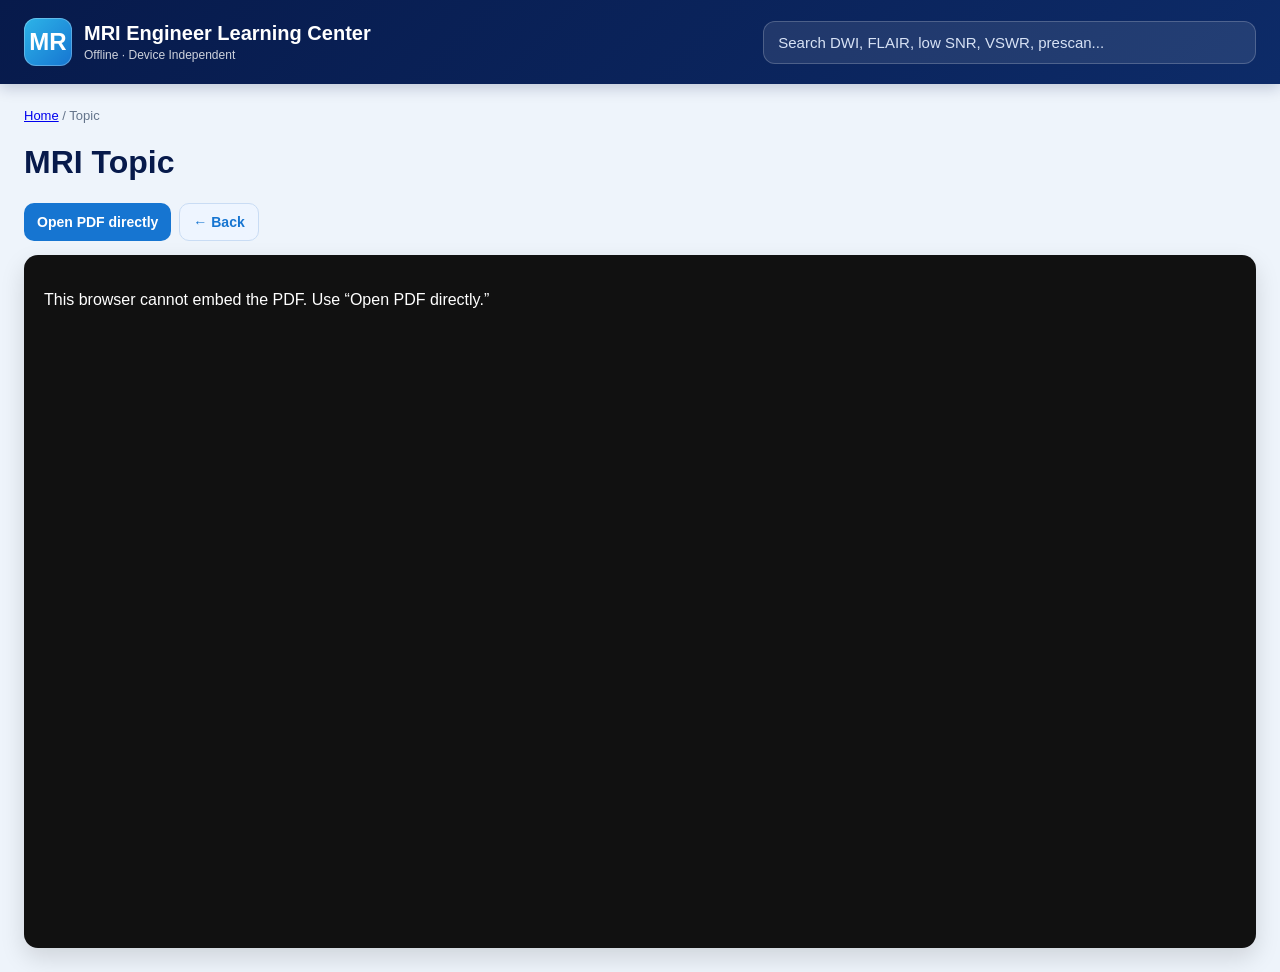
<file: pages/view.html>
<!doctype html><html><head><meta charset="utf-8"><meta name="viewport" content="width=device-width,initial-scale=1"><title>MRI Topic</title>
<style>
:root{--navy:#071a4b;--navy2:#0d2b68;--blue:#1675d1;--cyan:#2db4e8;--gold:#f5b800;--bg:#eef4fb;--card:#fff;--text:#15223d;--muted:#64748b;--border:#dce6f3}
*{box-sizing:border-box}
html,body{margin:0;padding:0;background:var(--bg);color:var(--text);font-family:-apple-system,BlinkMacSystemFont,"Segoe UI",Roboto,Arial,sans-serif}
body{min-height:100vh}
header{background:linear-gradient(135deg,var(--navy),var(--navy2));color:#fff;padding:18px 24px;position:sticky;top:0;z-index:10;box-shadow:0 4px 14px #001a4d33}
.top{max-width:1400px;margin:auto;display:flex;align-items:center;gap:18px}
.logo{width:48px;height:48px;border-radius:12px;background:linear-gradient(135deg,var(--cyan),var(--blue));display:flex;align-items:center;justify-content:center;font-size:24px;font-weight:900;box-shadow:inset 0 0 0 1px #ffffff44}
.brand{font-weight:900;font-size:20px;line-height:1.1}.brand small{display:block;font-weight:500;opacity:.8;font-size:12px;margin-top:5px}
.searchWrap{margin-left:auto;min-width:320px;max-width:500px;width:40%}
.search{width:100%;padding:12px 14px;border-radius:12px;border:1px solid #ffffff33;background:#ffffff18;color:white;font-size:15px;outline:none}
.search::placeholder{color:#d7e2f5}
main{max-width:1400px;margin:auto;padding:24px}
.hero{display:grid;grid-template-columns:1.5fr .9fr;gap:22px;background:linear-gradient(135deg,#071a4b,#0a4db8);color:white;border-radius:22px;padding:30px;box-shadow:0 16px 32px #071a4b20}
.hero h1{font-size:clamp(34px,5vw,60px);margin:0 0 8px;letter-spacing:-1.5px}.hero p{font-size:18px;line-height:1.55;max-width:800px;color:#e6eefb}
.heroPanel{background:#ffffff12;border:1px solid #ffffff26;border-radius:18px;padding:20px}.heroPanel strong{font-size:14px;color:#ffe28a}
.stats{display:grid;grid-template-columns:repeat(3,1fr);gap:12px;margin-top:16px}.stat{background:#ffffff12;border-radius:12px;padding:14px;text-align:center}.stat b{display:block;font-size:25px;color:#fff}.stat span{font-size:11px;color:#dce8f8}
.sectionTitle{font-size:25px;color:var(--navy);margin:30px 0 15px;display:flex;align-items:center;gap:10px}
.sectionTitle:before{content:"";width:7px;height:28px;border-radius:5px;background:var(--gold)}
.dashboard{display:grid;grid-template-columns:repeat(2,minmax(0,1fr));gap:20px}
.book{background:var(--card);border:1px solid var(--border);border-radius:18px;padding:20px;box-shadow:0 8px 20px #0b2b5f0c}
.bookTop{display:flex;gap:15px;align-items:flex-start}.bookIcon{width:62px;height:62px;border-radius:16px;background:linear-gradient(135deg,var(--blue),var(--cyan));color:white;display:flex;align-items:center;justify-content:center;font-size:28px}
.book h2{margin:0 0 7px;color:var(--navy);font-size:24px}.book p{margin:0 0 16px;color:var(--muted);line-height:1.45}
.actions{display:flex;flex-wrap:wrap;gap:8px}.btn{display:inline-flex;align-items:center;gap:7px;padding:10px 13px;border-radius:10px;background:var(--blue);color:white;text-decoration:none;font-weight:750;font-size:14px}.btn.secondary{background:#eef5ff;color:var(--blue);border:1px solid #c9dcf4}
.quickGrid{display:grid;grid-template-columns:repeat(4,1fr);gap:14px}.quick{background:white;border:1px solid var(--border);border-radius:15px;padding:16px;min-height:105px;box-shadow:0 6px 16px #0b2b5f08}.quick .qicon{font-size:25px}.quick b{display:block;margin:9px 0 4px;color:var(--navy)}.quick span{font-size:12px;color:var(--muted)}
.note{background:#fff8d9;border:1px solid #f3dc81;border-radius:14px;padding:15px 18px;margin-top:20px;color:#664e00}
.results{margin-top:18px;display:none}.result{background:#fff;border:1px solid var(--border);border-radius:12px;padding:13px;margin:8px 0}.result small{color:var(--muted)}.result a{color:var(--blue);font-weight:800;text-decoration:none}
.chapter{background:white;border:1px solid var(--border);border-radius:15px;margin:13px 0;overflow:hidden}.chapter summary{padding:16px 18px;background:linear-gradient(90deg,#edf4ff,#f7fbff);color:var(--navy);font-weight:850;font-size:17px;cursor:pointer;list-style:none}.chapter summary::-webkit-details-marker{display:none}
.topic{display:grid;grid-template-columns:72px 1fr auto;gap:12px;align-items:center;padding:12px 16px;border-top:1px solid var(--border)}.topic:hover{background:#fbfdff}.sec{font-weight:850;color:var(--blue)}.topicTitle{font-weight:700}.open{padding:8px 11px;border-radius:9px;background:#eef5ff;color:var(--blue);font-weight:800;text-decoration:none}
.breadcrumb{font-size:13px;color:var(--muted);margin-bottom:12px}.viewer{height:77vh;border-radius:14px;overflow:hidden;background:#111;box-shadow:0 10px 24px #0002}.viewer object{width:100%;height:100%}
footer{max-width:1400px;margin:auto;padding:30px;text-align:center;color:#6b7890;font-size:12px}
@media(max-width:900px){.hero{grid-template-columns:1fr}.dashboard{grid-template-columns:1fr}.quickGrid{grid-template-columns:repeat(2,1fr)}.searchWrap{min-width:0;width:45%}}
@media(max-width:620px){header{padding:12px}.top{flex-wrap:wrap}.searchWrap{order:3;width:100%}.quickGrid{grid-template-columns:1fr}.topic{grid-template-columns:55px 1fr}.open{grid-column:2}.hero{padding:22px}main{padding:14px}}
</style>
</head><body>
    <header><div class="top"><a href="../index.html" style="color:white;text-decoration:none;display:flex;align-items:center;gap:12px">
    <div class="logo">MR</div><div class="brand">MRI Engineer Learning Center<small>Offline · Device Independent</small></div></a>
    <div class="searchWrap"><input id="search" class="search" placeholder="Search DWI, FLAIR, low SNR, VSWR, prescan..."></div></div></header><main><div class="breadcrumb"><a href="../index.html">Home</a> / Topic</div><h1 id="title" style="color:var(--navy)"></h1>
    <div class="actions" style="margin-bottom:14px"><a id="direct" class="btn" target="_blank">Open PDF directly</a><a class="btn secondary" href="javascript:history.back()">← Back</a></div>
    <div class="viewer"><object id="pdf" type="application/pdf"><p style="color:white;padding:20px">This browser cannot embed the PDF. Use “Open PDF directly.”</p></object></div>
    </main><script>const q=new URLSearchParams(location.search);const f=q.get('file')||'';const t=q.get('title')||'MRI Topic';document.getElementById('title').textContent=t;const u='../resources/'+f;document.getElementById('direct').href=u;document.getElementById('pdf').data=u;</script></body></html>
</file>
